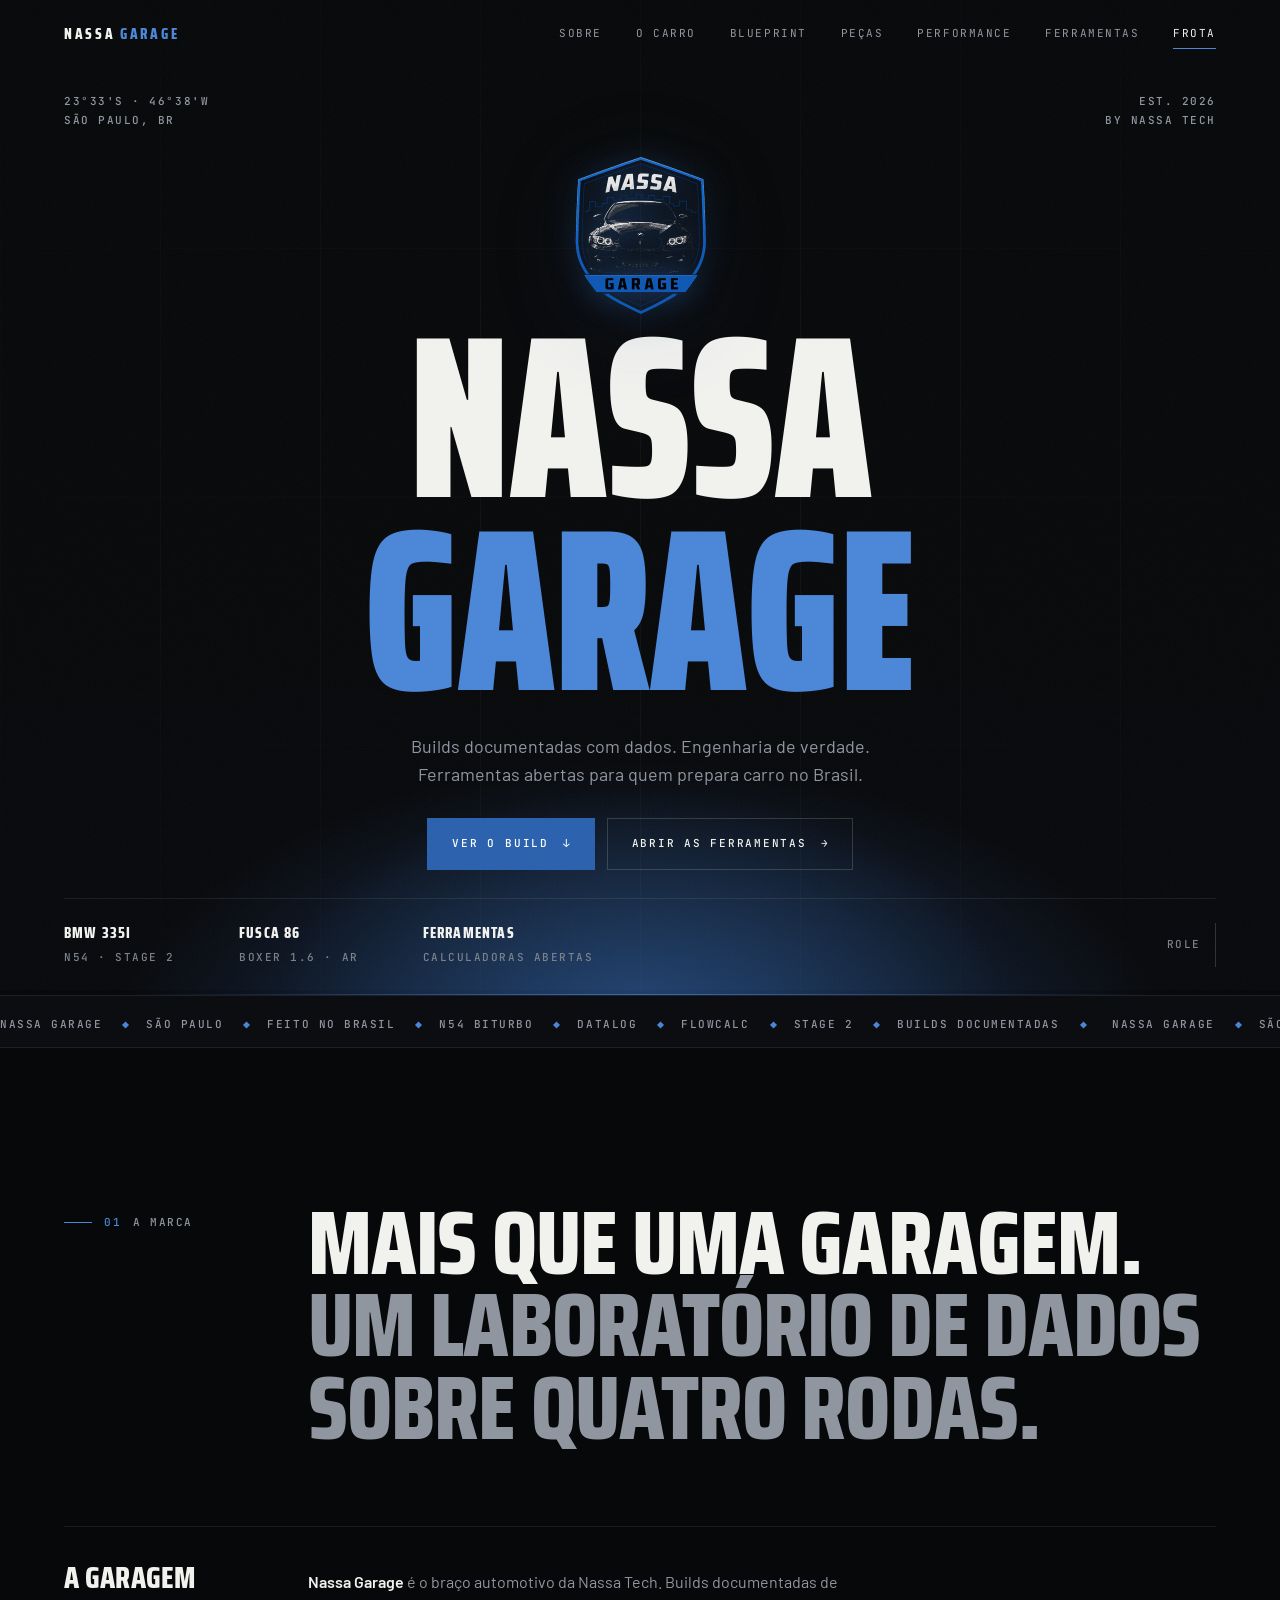
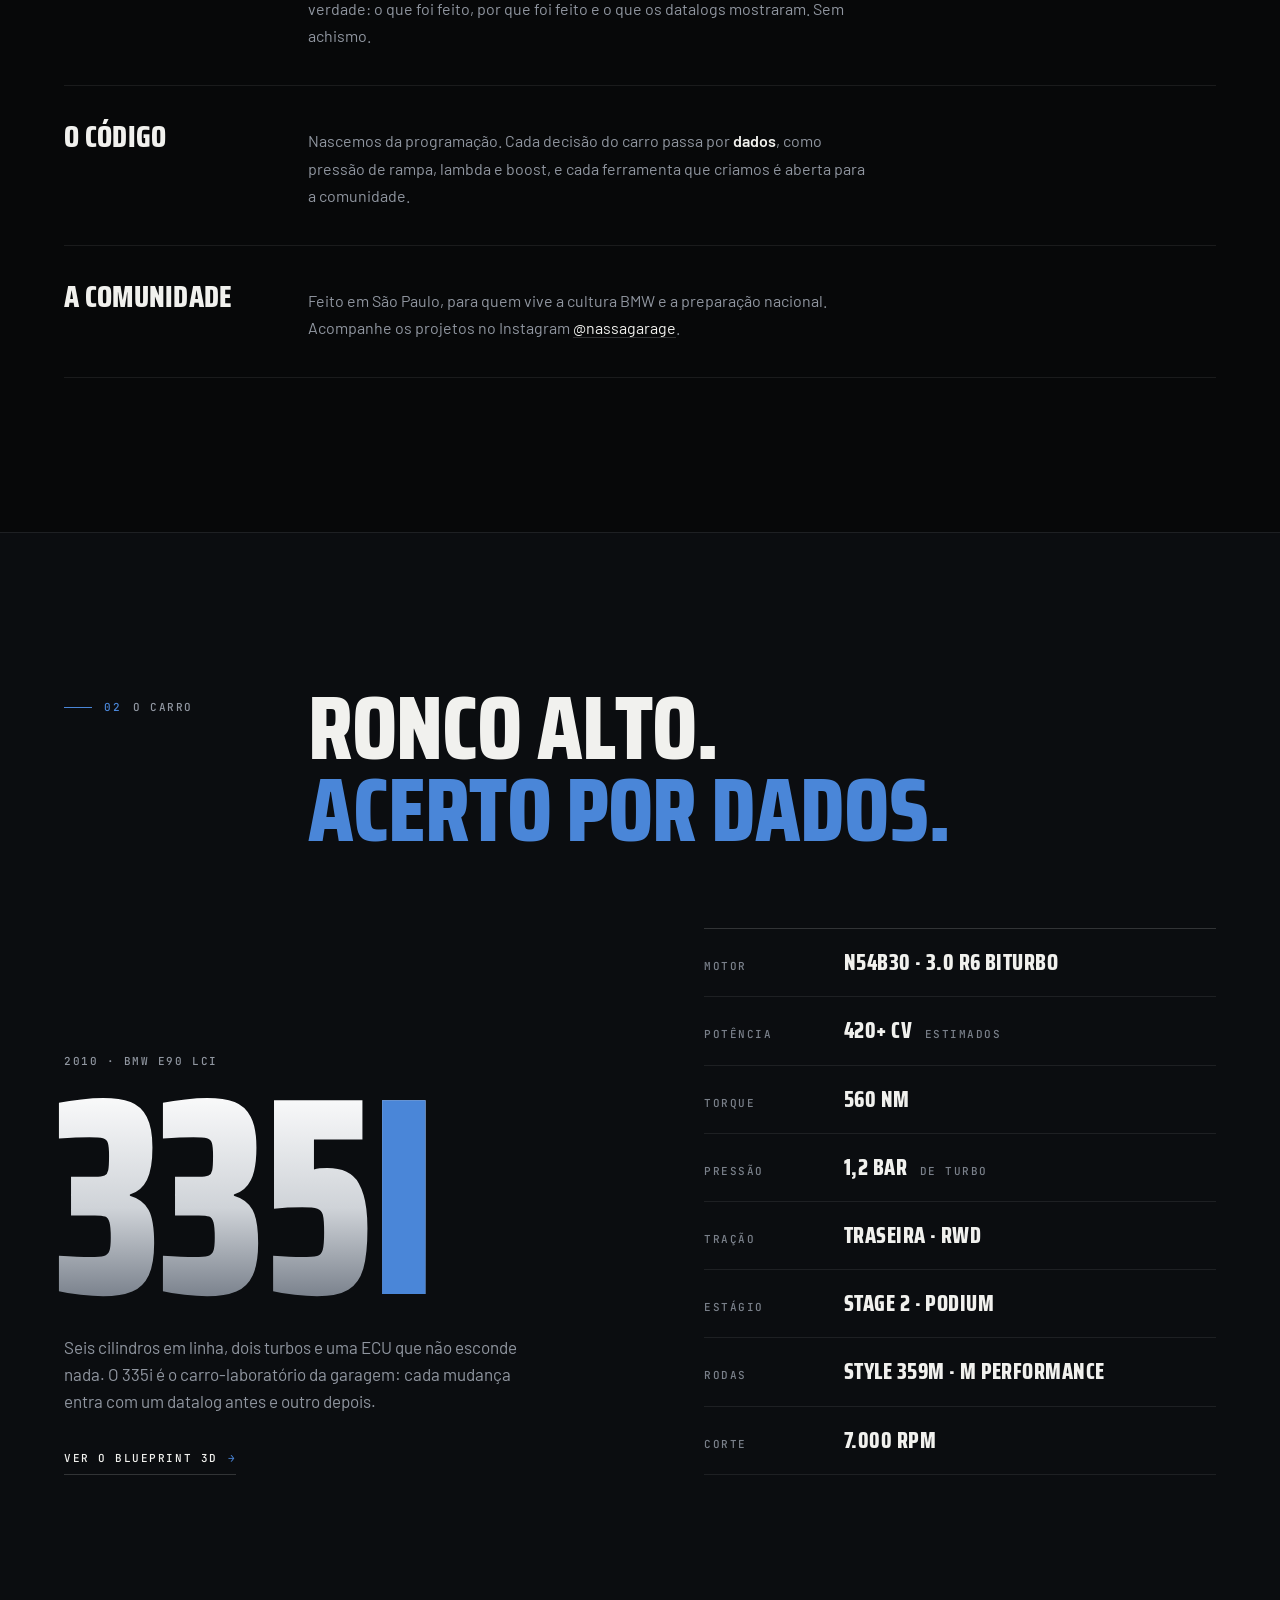
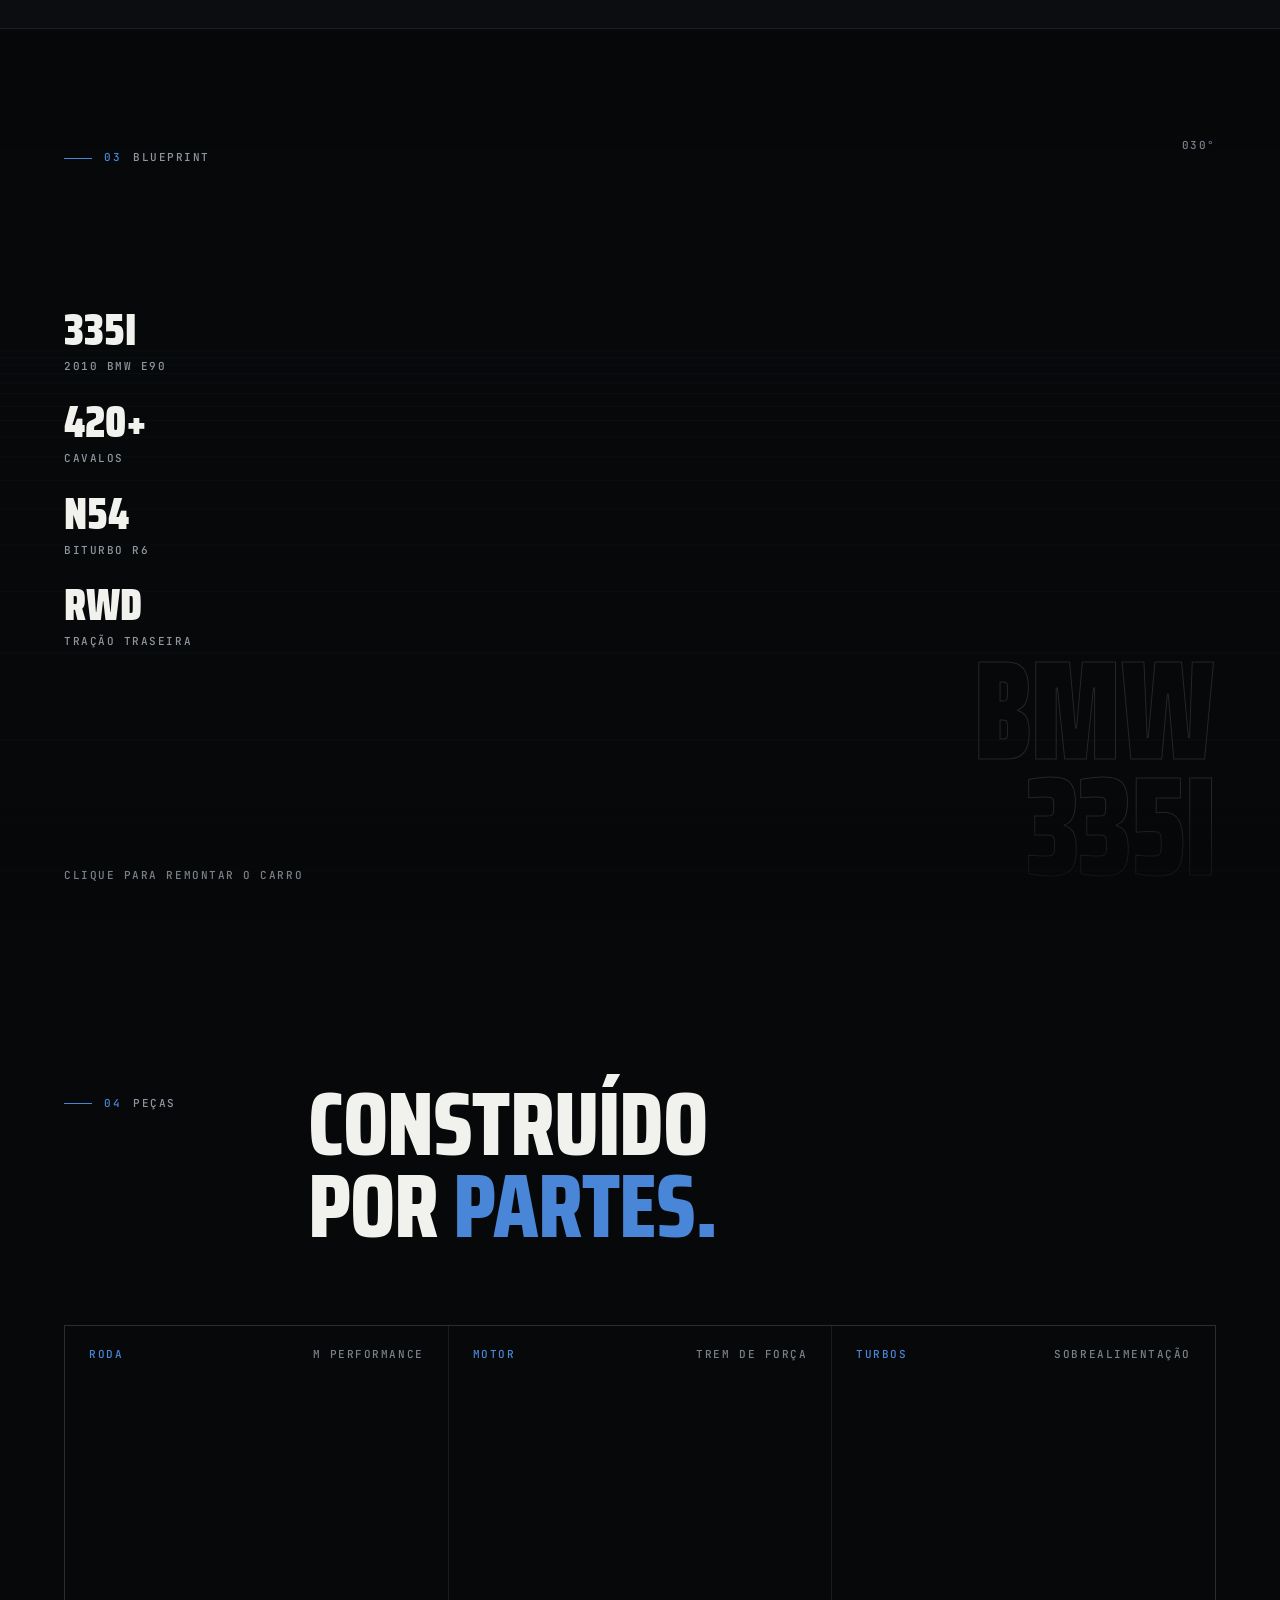
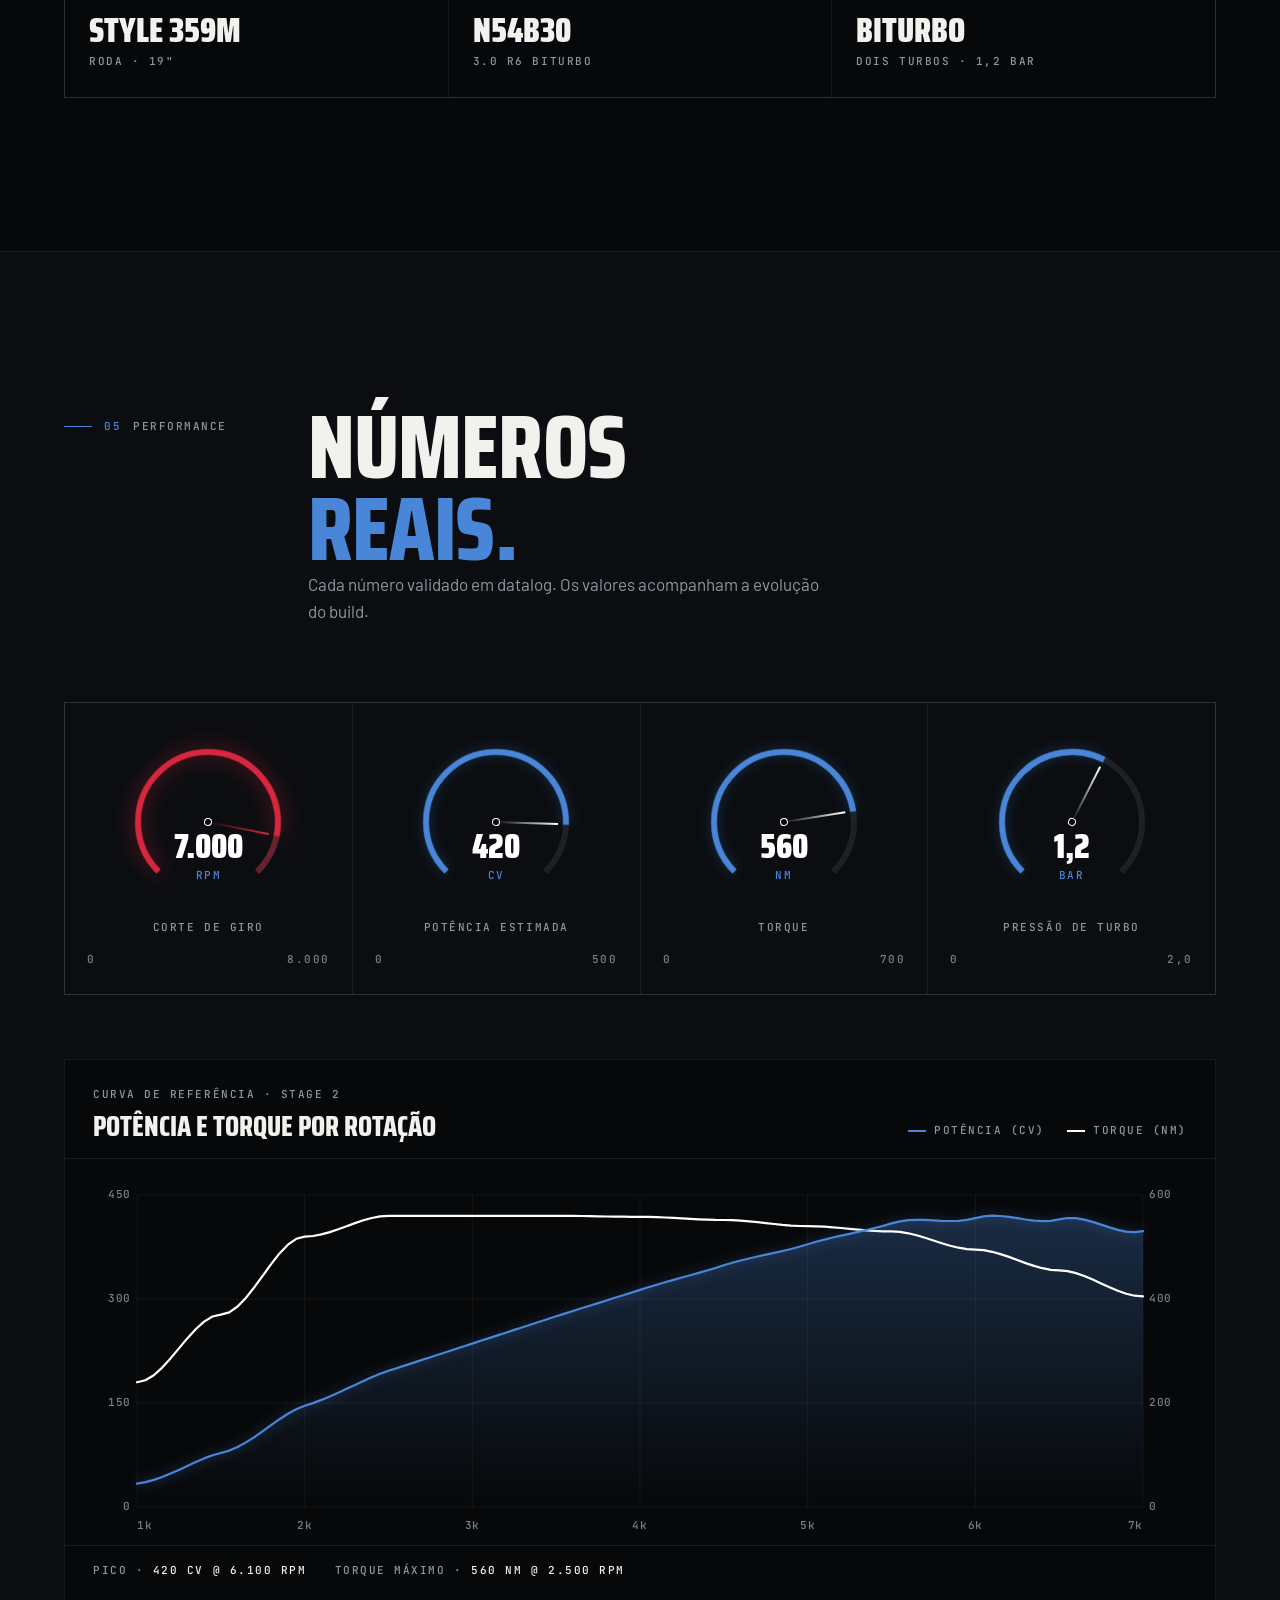
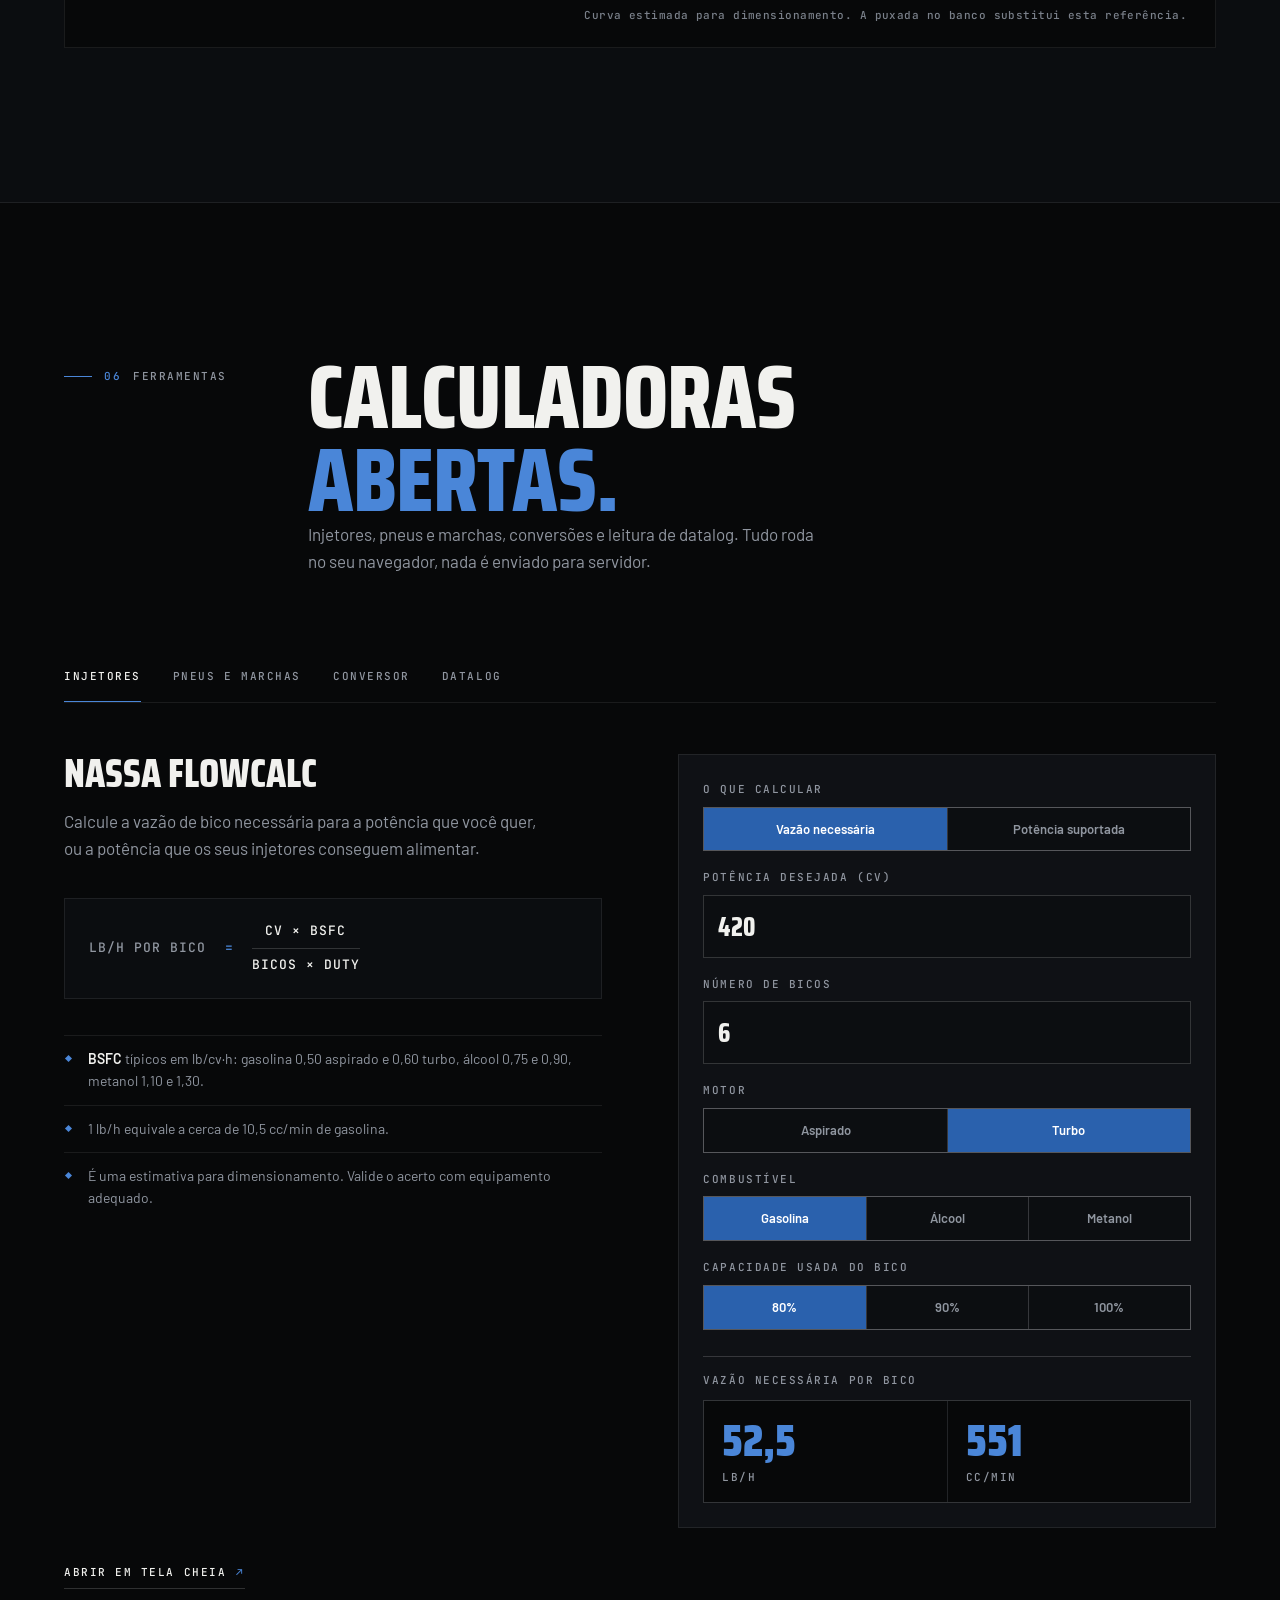
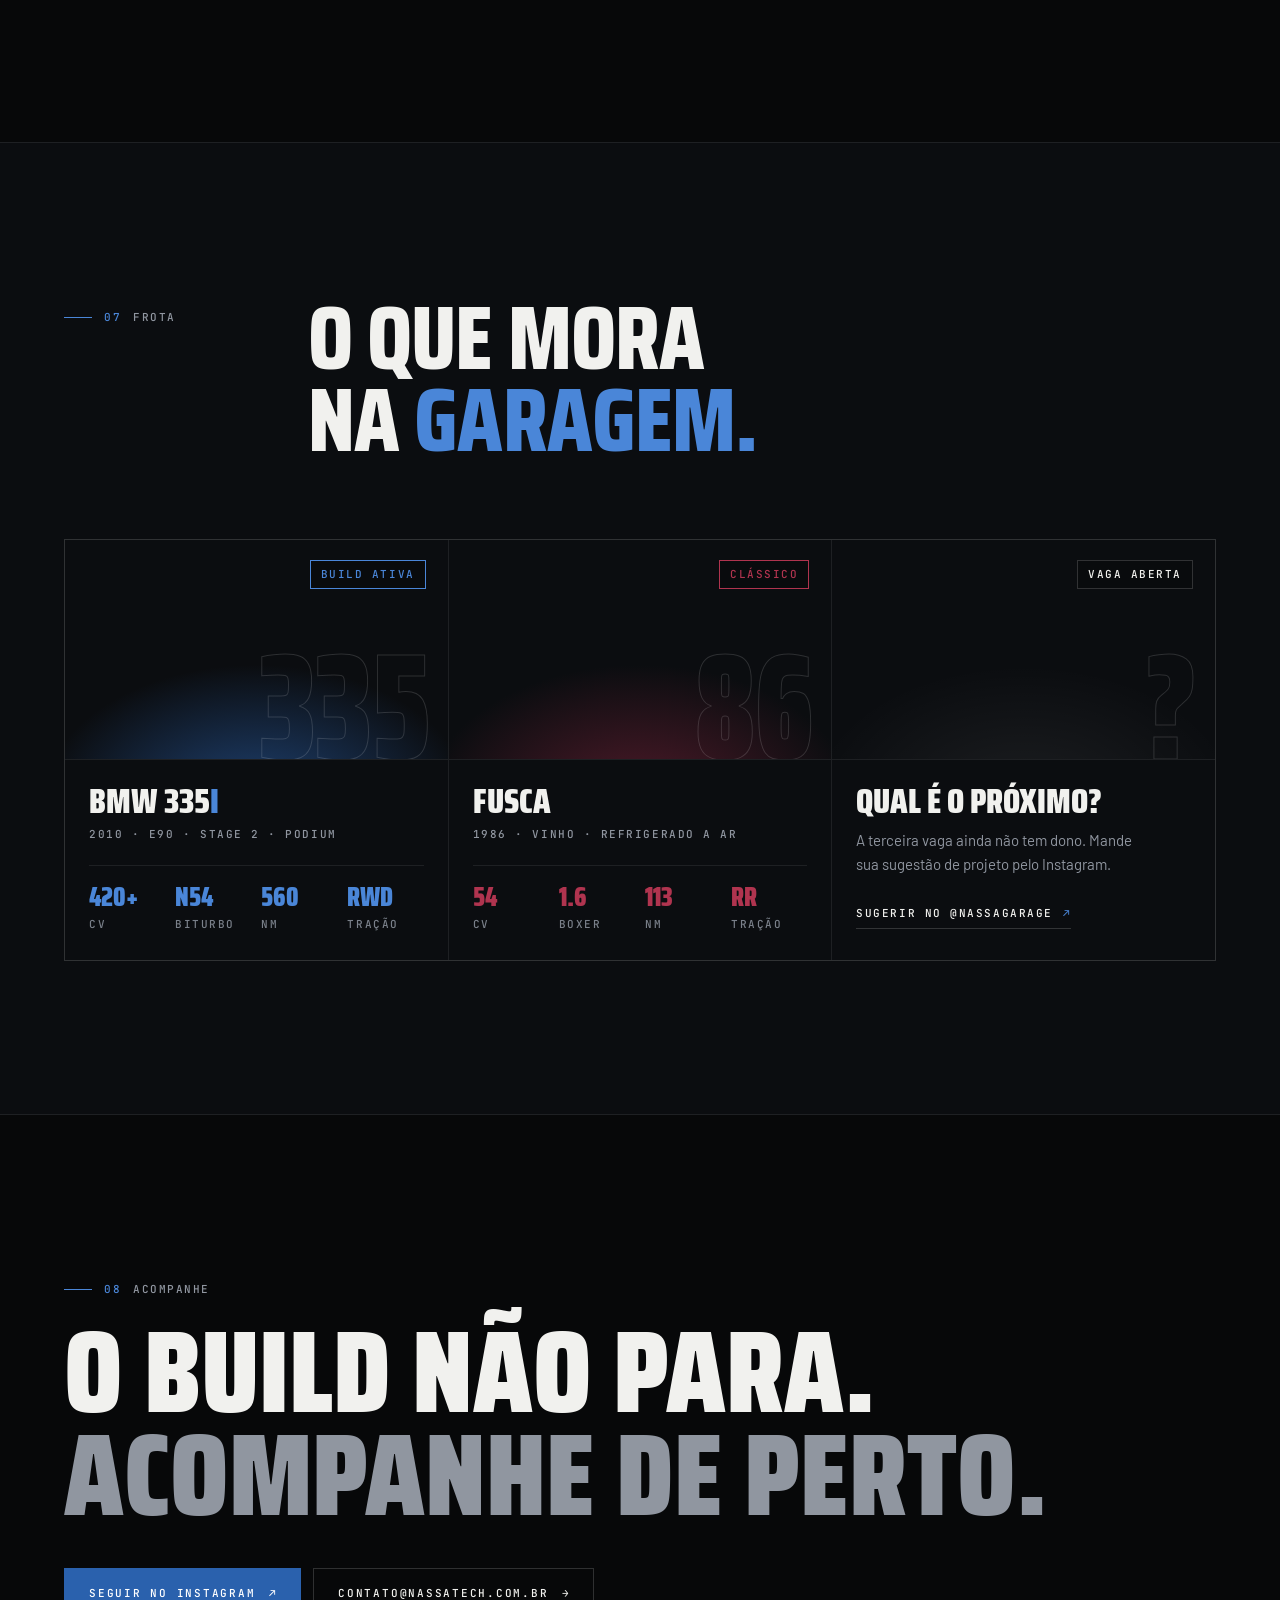
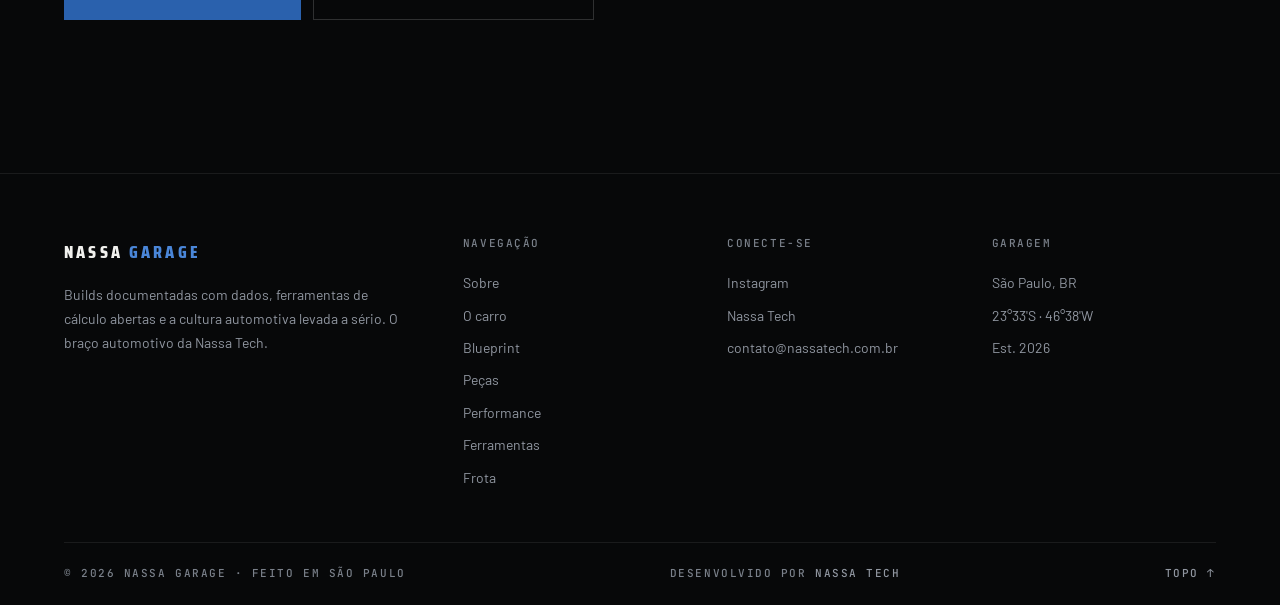
<file: index.html>
<!DOCTYPE html>
<html lang="pt-BR" class="no-js">
<head>
<meta charset="UTF-8">
<meta name="viewport" content="width=device-width, initial-scale=1.0, viewport-fit=cover">
<title>Nassa Garage — Builds, engenharia e código</title>
<meta name="description" content="Nassa Garage: builds documentadas com dados, ferramentas de cálculo abertas e um BMW 335i N54 Stage 2. Feito em São Paulo. O braço automotivo da Nassa Tech.">
<meta name="theme-color" content="#070809">
<link rel="canonical" href="https://gabrielnassa.github.io/nassagarage/">

<!-- Compartilhamento -->
<meta property="og:type" content="website">
<meta property="og:site_name" content="Nassa Garage">
<meta property="og:title" content="Nassa Garage — Builds, engenharia e código">
<meta property="og:description" content="Builds documentadas com dados, ferramentas de cálculo abertas e um BMW 335i N54 Stage 2. Feito em São Paulo.">
<meta property="og:url" content="https://gabrielnassa.github.io/nassagarage/">
<meta property="og:image" content="https://gabrielnassa.github.io/nassagarage/og.jpg">
<meta property="og:image:width" content="1200">
<meta property="og:image:height" content="630">
<meta property="og:image:alt" content="Nassa Garage — BMW 335i N54 Stage 2">
<meta property="og:locale" content="pt_BR">
<meta name="twitter:card" content="summary_large_image">
<meta name="twitter:image" content="https://gabrielnassa.github.io/nassagarage/og.jpg">

<link rel="icon" type="image/png" href="favicon.png">
<link rel="apple-touch-icon" href="apple-touch-icon.png">
<link rel="manifest" href="site.webmanifest">

<script type="application/ld+json">
{
  "@context": "https://schema.org",
  "@type": "Organization",
  "name": "Nassa Garage",
  "url": "https://gabrielnassa.github.io/nassagarage/",
  "logo": "https://gabrielnassa.github.io/nassagarage/icon-512.png",
  "sameAs": ["https://www.instagram.com/nassagarage"],
  "parentOrganization": { "@type": "Organization", "name": "Nassa Tech", "url": "https://nassatech.com.br" }
}
</script>

<!-- Antes de pintar: liga as animações só com JS, pula o preloader em
     visitas repetidas e garante que nada fique invisível se o JS falhar -->
<script>
  (function (d) {
    var h = d.documentElement;
    h.classList.remove('no-js'); h.classList.add('js');
    try { if (sessionStorage.getItem('ng-seen')) h.classList.add('seen'); } catch (e) {}
    setTimeout(function () { if (!window.__ngReady) { h.classList.remove('js'); h.classList.add('no-js'); } }, 4000);
  })(document);
</script>

<link rel="preconnect" href="https://fonts.googleapis.com">
<link rel="preconnect" href="https://fonts.gstatic.com" crossorigin>
<link href="https://fonts.googleapis.com/css2?family=Saira+Condensed:wght@800;900&family=Saira+Extra+Condensed:wght@900&family=Barlow:wght@400;600&family=JetBrains+Mono:wght@500&display=swap" rel="stylesheet">

<link rel="stylesheet" href="style.css?v=20261008">
</head>
<body>

<!-- Preloader (só na primeira visita da sessão) -->
<div id="loader" aria-hidden="true">
  <div class="l-mark">NASSA<span>GARAGE</span></div>
  <div class="l-bar"><i id="l-fill"></i></div>
  <div class="l-meta"><span>Carregando</span><span id="l-pct">00</span></div>
</div>

<a class="skip" href="#about">Pular para o conteúdo</a>

<nav id="nav" aria-label="Navegação principal">
  <div class="nav-inner">
    <a class="logo" href="#top" aria-label="Nassa Garage, início">NASSA<span>GARAGE</span></a>

    <div class="nav-links" id="navLinks">
      <a href="#about"><span class="n">01</span>Sobre</a>
      <a href="#machine"><span class="n">02</span>O carro</a>
      <a href="#blueprint"><span class="n">03</span>Blueprint</a>
      <a href="#components"><span class="n">04</span>Peças</a>
      <a href="#performance"><span class="n">05</span>Performance</a>
      <a href="#ferramentas"><span class="n">06</span>Ferramentas</a>
      <a href="#frota"><span class="n">07</span>Frota</a>
      <div class="nav-mobile-foot">
        <span>São Paulo, BR</span>
        <a href="https://www.instagram.com/nassagarage" target="_blank" rel="noopener">Instagram ↗</a>
      </div>
    </div>

    <button id="hamb" aria-label="Abrir menu" aria-expanded="false" aria-controls="navLinks">
      <span></span><span></span>
    </button>
  </div>
</nav>

<header class="hero" id="top">
  <div class="hero-bg" aria-hidden="true"></div>

  <div class="wrap hero-grid">
    <div class="hero-meta stage" style="--d:.05s">
      <span class="mono">23°33'S · 46°38'W<br>São Paulo, BR</span>
      <span class="mono ta-r">Est. 2026<br>by Nassa Tech</span>
    </div>

    <div class="hero-center">
      <div class="hero-badge stage" style="--d:.15s">
        <img src="logo.png" alt="Emblema Nassa Garage com a BMW E90" width="264" height="313" fetchpriority="high">
      </div>

      <h1 class="hero-title" aria-label="Nassa Garage">
        <span class="line"><span class="stage-line" style="--d:.25s">Nassa</span></span>
        <span class="line"><span class="stage-line blue" style="--d:.35s">Garage</span></span>
      </h1>

      <p class="hero-lead stage" style="--d:.55s">
        Builds documentadas com dados. Engenharia de verdade.<br class="br-d">
        Ferramentas abertas para quem prepara carro no Brasil.
      </p>

      <div class="hero-cta stage" style="--d:.65s">
        <a class="btn" href="#machine">Ver o build<i aria-hidden="true">↓</i></a>
        <a class="btn ghost" href="#ferramentas">Abrir as ferramentas<i aria-hidden="true">→</i></a>
      </div>
    </div>

    <div class="hero-foot stage" style="--d:.8s">
      <ul class="hero-chips mono">
        <li><b>BMW 335i</b><span>N54 · Stage 2</span></li>
        <li><b>Fusca 86</b><span>Boxer 1.6 · Ar</span></li>
        <li><b>Ferramentas</b><span>Calculadoras abertas</span></li>
      </ul>
      <div class="scroll-cue mono" aria-hidden="true"><span>Role</span><i></i></div>
    </div>
  </div>
</header>

<main id="main">

<div class="ticker" aria-hidden="true">
  <div class="ticker-track mono">
    <span>Nassa Garage</span><span>São Paulo</span><span>Feito no Brasil</span><span>N54 biturbo</span><span>Datalog</span><span>FlowCalc</span><span>Stage 2</span><span>Builds documentadas</span>
    <span>Nassa Garage</span><span>São Paulo</span><span>Feito no Brasil</span><span>N54 biturbo</span><span>Datalog</span><span>FlowCalc</span><span>Stage 2</span><span>Builds documentadas</span>
  </div>
</div>

<!-- 01 — SOBRE -->
<section id="about" aria-labelledby="about-title">
  <div class="wrap">
    <div class="sec-head">
      <span class="kicker mono"><b>01</b>A marca</span>
      <h2 class="sec-title reveal" id="about-title">Mais que uma garagem.<br><span class="dim">Um laboratório de dados<br>sobre quatro rodas.</span></h2>
    </div>

    <div class="blocks">
      <article class="block reveal" style="--i:0">
        <h3>A garagem</h3>
        <p><b>Nassa Garage</b> é o braço automotivo da Nassa Tech. Builds documentadas de verdade: o que foi feito, por que foi feito e o que os datalogs mostraram. Sem achismo.</p>
      </article>
      <article class="block reveal" style="--i:1">
        <h3>O código</h3>
        <p>Nascemos da programação. Cada decisão do carro passa por <b>dados</b>, como pressão de rampa, lambda e boost, e cada ferramenta que criamos é aberta para a comunidade.</p>
      </article>
      <article class="block reveal" style="--i:2">
        <h3>A comunidade</h3>
        <p>Feito em São Paulo, para quem vive a cultura BMW e a preparação nacional. Acompanhe os projetos no Instagram <a href="https://www.instagram.com/nassagarage" target="_blank" rel="noopener">@nassagarage</a>.</p>
      </article>
    </div>
  </div>
</section>

<!-- 02 — O CARRO -->
<section id="machine" class="machine" aria-labelledby="machine-title">
  <div class="wrap">
    <div class="sec-head">
      <span class="kicker mono"><b>02</b>O carro</span>
      <h2 class="sec-title reveal" id="machine-title">Ronco alto.<br><span class="blue">Acerto por dados.</span></h2>
    </div>

    <div class="machine-grid">
      <div class="machine-hero reveal">
        <span class="mono label"><span data-k="carro.ano">2010</span> · BMW <span data-k="carro.chassi">E90 LCI</span></span>
        <div class="machine-name" aria-label="335i">335<span>i</span></div>
        <p class="machine-copy">
          Seis cilindros em linha, dois turbos e uma ECU que não esconde nada.
          O 335i é o carro-laboratório da garagem: cada mudança entra com um datalog antes e outro depois.
        </p>
        <a class="link-arrow mono" href="#blueprint">Ver o blueprint 3D<i aria-hidden="true">→</i></a>
      </div>

      <dl class="spec reveal" style="--i:1" aria-label="Ficha técnica do BMW 335i">
        <div class="spec-row"><dt class="mono">Motor</dt><dd><span data-k="carro.motor">N54B30</span> · <span data-k="carro.motorDesc">3.0 R6 biturbo</span></dd></div>
        <div class="spec-row"><dt class="mono">Potência</dt><dd><span class="cnt" data-k="carro.potenciaCv" data-suffix="+">420+</span> cv <small>estimados</small></dd></div>
        <div class="spec-row"><dt class="mono">Torque</dt><dd><span class="cnt" data-k="carro.torqueNm">560</span> Nm</dd></div>
        <div class="spec-row"><dt class="mono">Pressão</dt><dd><span data-k="carro.boostBar" data-dec="1">1,2</span> bar <small>de turbo</small></dd></div>
        <div class="spec-row"><dt class="mono">Tração</dt><dd data-k="carro.tracao">Traseira · RWD</dd></div>
        <div class="spec-row"><dt class="mono">Estágio</dt><dd data-k="carro.estagio">Stage 2 · Podium</dd></div>
        <div class="spec-row"><dt class="mono">Rodas</dt><dd data-k="carro.rodas">Style 359M · M Performance</dd></div>
        <div class="spec-row"><dt class="mono">Corte</dt><dd><span class="cnt" data-k="carro.corteRpm" data-locale="1">7.000</span> rpm</dd></div>
      </dl>
    </div>

    <!-- Aparece sozinho quando data.js tiver itens em "log" -->
    <div class="buildlog" id="buildlog" hidden>
      <div class="sub-head">
        <span class="mono label">Diário do build</span>
        <h3>Cada mudança, com data e resultado</h3>
      </div>
      <ol class="bl-list" id="bl-list"></ol>
    </div>

    <!-- Aparece sozinho quando data.js tiver itens em "pecas" -->
    <div class="parts" id="parts" hidden>
      <div class="sub-head">
        <span class="mono label">Lista de peças</span>
        <h3>O que está instalado</h3>
      </div>
      <div class="parts-grid" id="parts-grid"></div>
    </div>
  </div>
</section>

<!-- 03 — BLUEPRINT 3D -->
<section id="blueprint" class="wf-section" aria-label="BMW 335i em wireframe 3D">
  <div class="wf-stage" id="wireframe">
    <canvas id="wf-canvas" aria-hidden="true"></canvas>

    <span class="kicker mono wf-kicker"><b>03</b>Blueprint</span>
    <span class="mono wf-deg" id="wf-deg" aria-hidden="true">000°</span>

    <div class="wf-stats">
      <div class="wf-stat"><b>335i</b><i class="mono"><span data-k="carro.ano">2010</span> BMW E90</i></div>
      <div class="wf-stat"><b><span data-k="carro.potenciaCv">420</span>+</b><i class="mono">Cavalos</i></div>
      <div class="wf-stat"><b>N54</b><i class="mono">Biturbo R6</i></div>
      <div class="wf-stat"><b>RWD</b><i class="mono">Tração traseira</i></div>
    </div>

    <span class="mono wf-load" id="wf-load" aria-live="polite"></span>
    <span class="mono wf-hint" aria-hidden="true">Clique para remontar o carro</span>
    <div class="wf-ghost" aria-hidden="true">BMW<br>335i</div>
  </div>
</section>

<!-- 04 — PEÇAS -->
<section id="components" aria-labelledby="comp-title">
  <div class="wrap">
    <div class="sec-head">
      <span class="kicker mono"><b>04</b>Peças</span>
      <h2 class="sec-title reveal" id="comp-title">Construído<br>por <span class="blue">partes.</span></h2>
    </div>

    <div class="comps">
      <article class="comp reveal" style="--i:0">
        <div class="comp-top mono"><span>Roda</span><span>M Performance</span></div>
        <canvas class="comp-3d" data-part="wheel" aria-hidden="true"></canvas>
        <div class="comp-info">
          <h3>Style 359M</h3>
          <span class="mono">Roda · 19"</span>
        </div>
      </article>
      <article class="comp reveal" style="--i:1">
        <div class="comp-top mono"><span>Motor</span><span>Trem de força</span></div>
        <canvas class="comp-3d" data-part="engine" aria-hidden="true"></canvas>
        <div class="comp-info">
          <h3>N54B30</h3>
          <span class="mono">3.0 R6 biturbo</span>
        </div>
      </article>
      <article class="comp reveal" style="--i:2">
        <div class="comp-top mono"><span>Turbos</span><span>Sobrealimentação</span></div>
        <canvas class="comp-3d" data-part="turbo" aria-hidden="true"></canvas>
        <div class="comp-info">
          <h3>Biturbo</h3>
          <span class="mono">Dois turbos · <span data-k="carro.boostBar" data-dec="1">1,2</span> bar</span>
        </div>
      </article>
    </div>
  </div>
</section>

<!-- 05 — PERFORMANCE -->
<section id="performance" class="perf" aria-labelledby="perf-title">
  <div class="wrap">
    <div class="sec-head">
      <span class="kicker mono"><b>05</b>Performance</span>
      <h2 class="sec-title reveal" id="perf-title">Números<br><span class="blue">reais.</span></h2>
      <p class="lead reveal">Cada número validado em datalog. Os valores acompanham a evolução do build.</p>
    </div>

    <div class="gauges">
      <!-- Conta-giros: única escala com faixa vermelha, como no painel -->
      <div class="gauge-card reveal" style="--i:0" data-k="carro.corteRpm" data-value="7000" data-max="8000" data-redline="7000" data-locale="1">
        <div class="gauge-wrap">
          <svg class="dial" viewBox="0 0 170 170" aria-hidden="true">
            <circle class="track" cx="85" cy="85" r="70" stroke-dasharray="329.9 439.8"/>
            <circle class="zone" cx="85" cy="85" r="70" stroke-dasharray="41.24 439.8" stroke-dashoffset="-288.66"/>
            <circle class="fill" cx="85" cy="85" r="70" stroke-dasharray="0 439.8"/>
          </svg>
          <div class="needle"></div>
          <div class="gauge-center"><div class="val">7.000</div><div class="unit mono">rpm</div></div>
        </div>
        <div class="label mono">Corte de giro</div>
        <div class="scale mono"><span>0</span><span>8.000</span></div>
      </div>

      <div class="gauge-card reveal" style="--i:1" data-k="carro.potenciaCv" data-value="420" data-max="500">
        <div class="gauge-wrap">
          <svg class="dial" viewBox="0 0 170 170" aria-hidden="true">
            <circle class="track" cx="85" cy="85" r="70" stroke-dasharray="329.9 439.8"/>
            <circle class="fill" cx="85" cy="85" r="70" stroke-dasharray="0 439.8"/>
          </svg>
          <div class="needle"></div>
          <div class="gauge-center"><div class="val">420</div><div class="unit mono">cv</div></div>
        </div>
        <div class="label mono">Potência estimada</div>
        <div class="scale mono"><span>0</span><span>500</span></div>
      </div>

      <div class="gauge-card reveal" style="--i:2" data-k="carro.torqueNm" data-value="560" data-max="700">
        <div class="gauge-wrap">
          <svg class="dial" viewBox="0 0 170 170" aria-hidden="true">
            <circle class="track" cx="85" cy="85" r="70" stroke-dasharray="329.9 439.8"/>
            <circle class="fill" cx="85" cy="85" r="70" stroke-dasharray="0 439.8"/>
          </svg>
          <div class="needle"></div>
          <div class="gauge-center"><div class="val">560</div><div class="unit mono">Nm</div></div>
        </div>
        <div class="label mono">Torque</div>
        <div class="scale mono"><span>0</span><span>700</span></div>
      </div>

      <div class="gauge-card reveal" style="--i:3" data-k="carro.boostBar" data-value="1.2" data-max="2" data-decimals="1">
        <div class="gauge-wrap">
          <svg class="dial" viewBox="0 0 170 170" aria-hidden="true">
            <circle class="track" cx="85" cy="85" r="70" stroke-dasharray="329.9 439.8"/>
            <circle class="fill" cx="85" cy="85" r="70" stroke-dasharray="0 439.8"/>
          </svg>
          <div class="needle"></div>
          <div class="gauge-center"><div class="val">1,2</div><div class="unit mono">bar</div></div>
        </div>
        <div class="label mono">Pressão de turbo</div>
        <div class="scale mono"><span>0</span><span>2,0</span></div>
      </div>
    </div>

    <!-- Curva de dinamômetro -->
    <div class="dyno reveal" id="dyno">
      <div class="dyno-head">
        <div>
          <span class="mono label" id="dyno-src">Curva de referência · Stage 2</span>
          <h3>Potência e torque por rotação</h3>
        </div>
        <div class="dyno-legend mono">
          <span><i class="sw sw-p"></i>Potência (cv)</span>
          <span><i class="sw sw-t"></i>Torque (Nm)</span>
        </div>
      </div>
      <div class="dyno-chart">
        <svg id="dyno-svg" role="img" aria-label="Gráfico de potência e torque do BMW 335i entre 1.000 e 7.000 rpm"></svg>
        <div class="dyno-readout mono" id="dyno-readout" aria-hidden="true">
          <b id="dr-rpm">—</b><span id="dr-p">—</span><span id="dr-t">—</span>
        </div>
      </div>
      <div class="dyno-foot mono">
        <span>Pico · <b id="dyno-peak-p">420 cv @ 6.000 rpm</b></span>
        <span>Torque máximo · <b id="dyno-peak-t">560 Nm @ 2.500 rpm</b></span>
        <span class="dim" id="dyno-note">Curva estimada para dimensionamento. A puxada no banco substitui esta referência.</span>
      </div>
    </div>
  </div>
</section>

<!-- 06 — FERRAMENTAS -->
<section id="ferramentas" class="tool" aria-labelledby="fc-title">
  <div class="wrap">
    <div class="sec-head">
      <span class="kicker mono"><b>06</b>Ferramentas</span>
      <h2 class="sec-title reveal" id="fc-title">Calculadoras<br><span class="blue">abertas.</span></h2>
      <p class="lead reveal">Injetores, pneus e marchas, conversões e leitura de datalog. Tudo roda no seu navegador, nada é enviado para servidor.</p>
    </div>

    <div class="tools" data-tools>
      <noscript><p class="tools-nojs">As ferramentas precisam de JavaScript ativado no navegador.</p></noscript>
    </div>
    <a class="link-arrow mono tools-full" href="flowcalc.html">Abrir em tela cheia<i aria-hidden="true">↗</i></a>
  </div>
</section>

<!-- 07 — FROTA -->
<section id="frota" class="fleet-sec" aria-labelledby="fleet-title">
  <div class="wrap">
    <div class="sec-head">
      <span class="kicker mono"><b>07</b>Frota</span>
      <h2 class="sec-title reveal" id="fleet-title">O que mora<br>na <span class="blue">garagem.</span></h2>
    </div>

    <div class="fleet">
      <article class="car reveal" style="--i:0">
        <div class="car-cover c-blue">
          <span class="car-badge mono">Build ativa</span>
          <span class="car-ghost" aria-hidden="true">335</span>
        </div>
        <div class="car-body">
          <h3>BMW 335<span class="blue">i</span></h3>
          <p class="car-spec mono">2010 · E90 · Stage 2 · Podium</p>
          <div class="car-stats">
            <div><b><span data-k="carro.potenciaCv">420</span>+</b><i class="mono">cv</i></div>
            <div><b>N54</b><i class="mono">biturbo</i></div>
            <div><b data-k="carro.torqueNm">560</b><i class="mono">Nm</i></div>
            <div><b>RWD</b><i class="mono">tração</i></div>
          </div>
        </div>
      </article>

      <article class="car reveal" style="--i:1">
        <div class="car-cover c-wine">
          <span class="car-badge mono">Clássico</span>
          <span class="car-ghost" aria-hidden="true">86</span>
        </div>
        <div class="car-body">
          <h3>Fusca</h3>
          <p class="car-spec mono">1986 · Vinho · Refrigerado a ar</p>
          <div class="car-stats">
            <div><b>54</b><i class="mono">cv</i></div>
            <div><b>1.6</b><i class="mono">boxer</i></div>
            <div><b>113</b><i class="mono">Nm</i></div>
            <div><b>RR</b><i class="mono">tração</i></div>
          </div>
        </div>
      </article>

      <a class="car car-next reveal" style="--i:2" href="https://www.instagram.com/nassagarage" target="_blank" rel="noopener">
        <div class="car-cover c-soon">
          <span class="car-badge mono">Vaga aberta</span>
          <span class="car-ghost" aria-hidden="true">?</span>
        </div>
        <div class="car-body">
          <h3>Qual é o próximo?</h3>
          <p class="car-next-copy">A terceira vaga ainda não tem dono. Mande sua sugestão de projeto pelo Instagram.</p>
          <span class="link-arrow mono">Sugerir no @nassagarage<i aria-hidden="true">↗</i></span>
        </div>
      </a>
    </div>
  </div>
</section>

<!-- 08 — ACOMPANHE -->
<section class="cta" aria-labelledby="cta-title">
  <div class="wrap">
    <span class="kicker mono"><b>08</b>Acompanhe</span>
    <h2 class="cta-title reveal" id="cta-title">O build não para.<br><span class="dim">Acompanhe de perto.</span></h2>
    <div class="cta-row reveal" style="--i:1">
      <a class="btn" href="https://www.instagram.com/nassagarage" target="_blank" rel="noopener">Seguir no Instagram<i aria-hidden="true">↗</i></a>
      <a class="btn ghost" href="mailto:contato@nassatech.com.br">contato@nassatech.com.br<i aria-hidden="true">→</i></a>
    </div>
  </div>
</section>

</main>

<footer>
  <div class="wrap">
    <div class="foot-grid">
      <div class="foot-brand">
        <div class="logo">NASSA<span>GARAGE</span></div>
        <p>Builds documentadas com dados, ferramentas de cálculo abertas e a cultura automotiva levada a sério. O braço automotivo da Nassa Tech.</p>
      </div>
      <div class="foot-col">
        <h4 class="mono">Navegação</h4>
        <a href="#about">Sobre</a>
        <a href="#machine">O carro</a>
        <a href="#blueprint">Blueprint</a>
        <a href="#components">Peças</a>
        <a href="#performance">Performance</a>
        <a href="#ferramentas">Ferramentas</a>
        <a href="#frota">Frota</a>
      </div>
      <div class="foot-col">
        <h4 class="mono">Conecte-se</h4>
        <a href="https://www.instagram.com/nassagarage" target="_blank" rel="noopener">Instagram</a>
        <a href="https://nassatech.com.br" target="_blank" rel="noopener">Nassa Tech</a>
        <a href="mailto:contato@nassatech.com.br">contato@nassatech.com.br</a>
      </div>
      <div class="foot-col">
        <h4 class="mono">Garagem</h4>
        <span class="foot-line">São Paulo, BR</span>
        <span class="foot-line">23°33'S · 46°38'W</span>
        <span class="foot-line">Est. 2026</span>
      </div>
    </div>
    <div class="foot-bottom mono">
      <span>© 2026 Nassa Garage · Feito em São Paulo</span>
      <span>Desenvolvido por <a href="https://nassatech.com.br">Nassa Tech</a></span>
      <a class="foot-top" href="#top">Topo <i aria-hidden="true">↑</i></a>
    </div>
  </div>
</footer>

<script src="data.js?v=20261008"></script>
<script src="tools.js?v=20261008"></script>
<script src="main.js?v=20261008"></script>

</body>
</html>
</file>
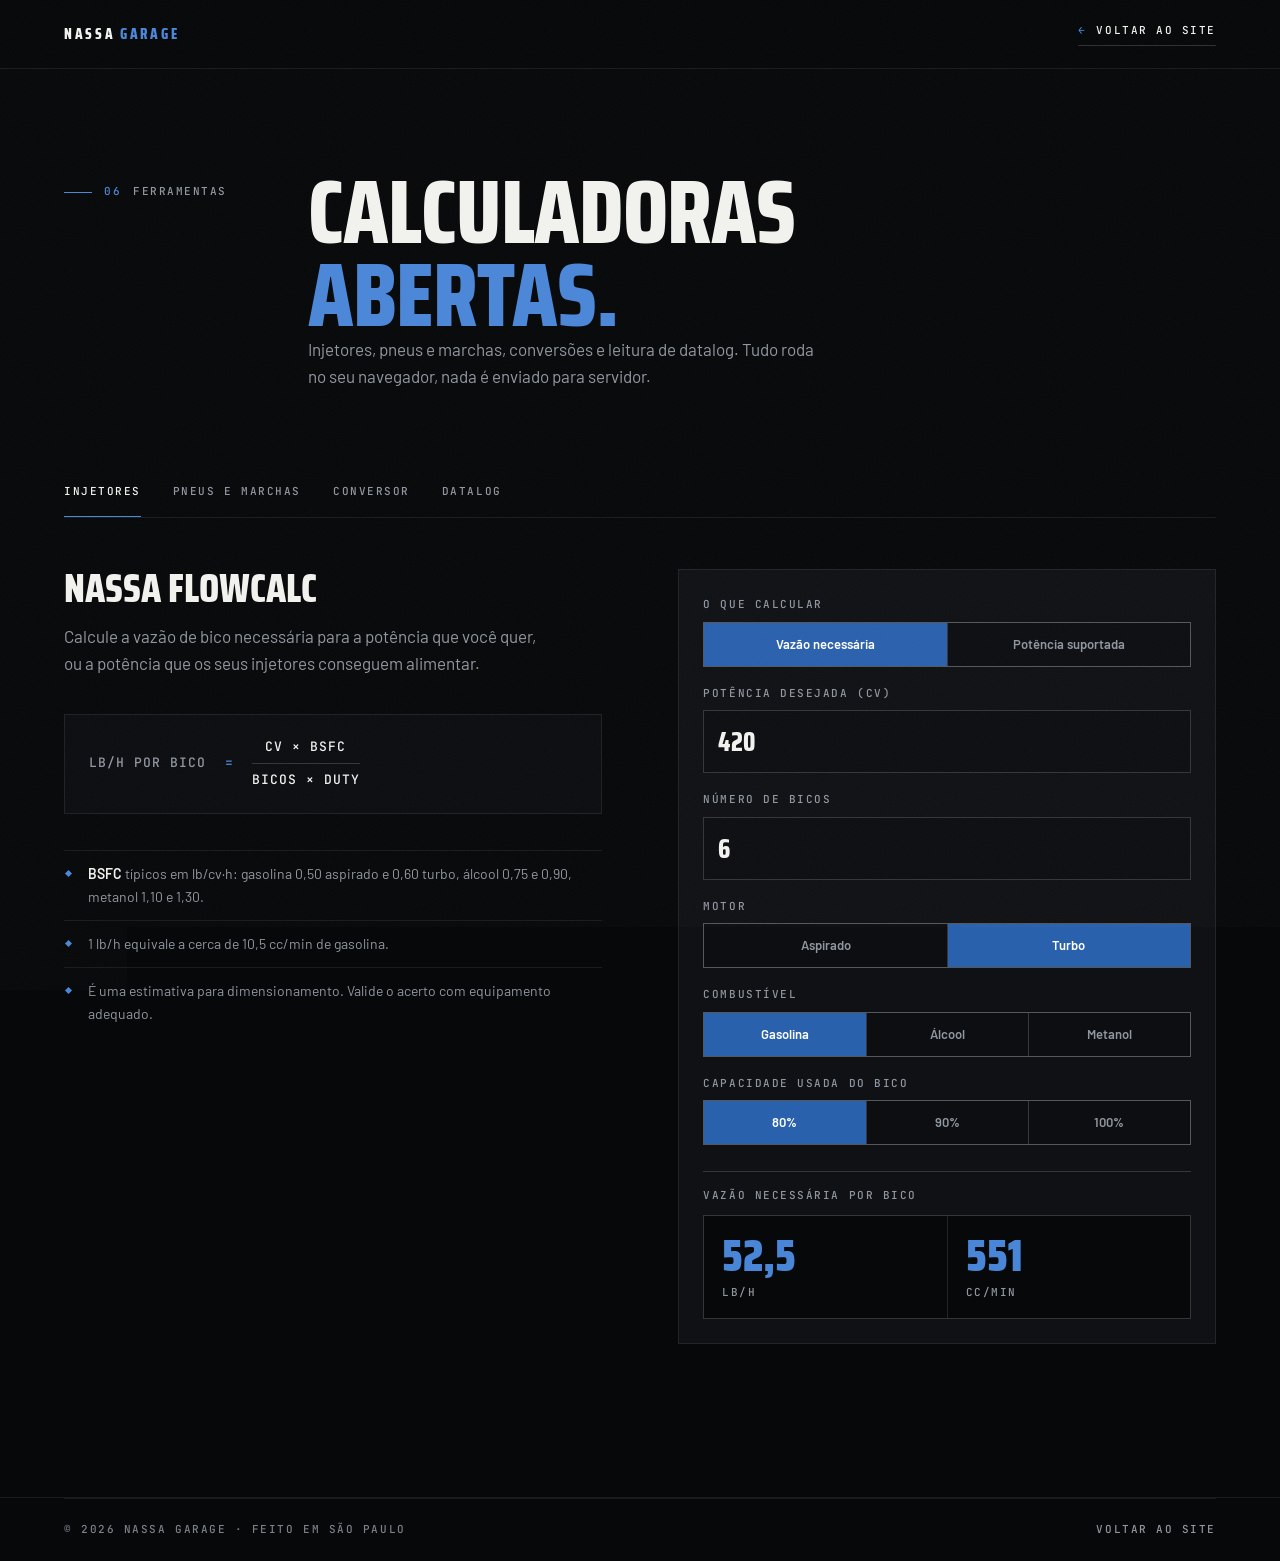
<file: flowcalc.html>
<!DOCTYPE html>
<html lang="pt-BR" class="no-js">
<head>
<meta charset="UTF-8">
<meta name="viewport" content="width=device-width, initial-scale=1.0, viewport-fit=cover">
<title>Ferramentas — Nassa Garage</title>
<meta name="description" content="Calculadoras abertas da Nassa Garage: vazão de injetores, pneus e marchas, conversor de unidades e leitor de datalog. Tudo roda no navegador.">
<meta name="theme-color" content="#070809">
<link rel="canonical" href="https://gabrielnassa.github.io/nassagarage/flowcalc.html">
<meta property="og:type" content="website">
<meta property="og:site_name" content="Nassa Garage">
<meta property="og:title" content="Ferramentas — Nassa Garage">
<meta property="og:description" content="Injetores, pneus e marchas, conversões e leitor de datalog. Grátis e sem cadastro.">
<meta property="og:url" content="https://gabrielnassa.github.io/nassagarage/flowcalc.html">
<meta property="og:image" content="https://gabrielnassa.github.io/nassagarage/og.jpg">
<meta property="og:locale" content="pt_BR">
<meta name="twitter:card" content="summary_large_image">
<link rel="icon" type="image/png" href="favicon.png">
<link rel="apple-touch-icon" href="apple-touch-icon.png">
<link rel="manifest" href="site.webmanifest">
<script>document.documentElement.className = 'js';</script>
<link rel="preconnect" href="https://fonts.googleapis.com">
<link rel="preconnect" href="https://fonts.gstatic.com" crossorigin>
<link href="https://fonts.googleapis.com/css2?family=Saira+Condensed:wght@800;900&family=Barlow:wght@400;600&family=JetBrains+Mono:wght@500&display=swap" rel="stylesheet">
<link rel="stylesheet" href="style.css?v=20261008">
</head>
<body class="page-tools">

<nav class="solid" aria-label="Navegação">
  <div class="nav-inner">
    <a class="logo" href="index.html">NASSA<span>GARAGE</span></a>
    <a class="link-arrow mono" href="index.html#ferramentas"><i aria-hidden="true">←</i>Voltar ao site</a>
  </div>
</nav>

<main id="main">
  <section class="tool" aria-labelledby="tools-title">
    <div class="wrap">
      <div class="sec-head">
        <span class="kicker mono"><b>06</b>Ferramentas</span>
        <h1 class="sec-title" id="tools-title">Calculadoras<br><span class="blue">abertas.</span></h1>
        <p class="lead">Injetores, pneus e marchas, conversões e leitura de datalog. Tudo roda no seu navegador, nada é enviado para servidor.</p>
      </div>
      <div class="tools" data-tools>
        <noscript><p class="tools-nojs">As ferramentas precisam de JavaScript ativado no navegador.</p></noscript>
      </div>
    </div>
  </section>
</main>

<footer>
  <div class="wrap">
    <div class="foot-bottom mono">
      <span>© 2026 Nassa Garage · Feito em São Paulo</span>
      <a href="index.html">Voltar ao site</a>
    </div>
  </div>
</footer>

<script src="data.js?v=20261008"></script>
<script src="tools.js?v=20261008"></script>
</body>
</html>
</file>
<file: style.css>
/* NASSA GARAGE — folha de estilos
   Direção: pôster de filme de motorsport. Preto profundo, azul Estoril
   como único acento, tipografia condensada gigante e dados em mono. */

/* ============================================================
   DESIGN TOKENS
============================================================ */
:root {
  --bg: #070809;
  --bg-2: #0b0d10;
  --panel: #0f1115;
  --panel-2: #13161b;
  --field: #0c0e11;
  --line: rgba(255,255,255,.08);
  --line-2: rgba(255,255,255,.16);
  --blue: #2A61AD;
  --blue-2: #4A86D8;     /* azul para texto sobre fundo escuro */
  --blue-dark: #1B4076;
  --blue-glow: rgba(42,97,173,.45);
  --wine: #722136;
  --wine-2: #B0344F;
  --red: #D7263D;
  --text: #F1F1EE;
  --muted: #9096A0;
  --faint: #7A808A;     /* contraste mínimo de 4,5:1 sobre todos os fundos */
  --amber: #E0A458;

  --font-display: 'Saira Condensed', 'Arial Narrow', sans-serif;
  --font-poster: 'Saira Extra Condensed', 'Saira Condensed', 'Arial Narrow', sans-serif;
  --font-body: 'Barlow', 'Helvetica Neue', Arial, sans-serif;
  --font-mono: 'JetBrains Mono', 'SF Mono', Menlo, Consolas, monospace;

  --gutter: clamp(20px, 5vw, 72px);
  --max: 1280px;
  --sec: clamp(96px, 12vw, 160px);
  --ease: cubic-bezier(.22,.7,.3,1);
  --ease-out: cubic-bezier(.16,1,.3,1);
}

/* ============================================================
   BASE
============================================================ */
*, *::before, *::after { box-sizing: border-box; margin: 0; padding: 0; }
html { scroll-behavior: smooth; -webkit-text-size-adjust: 100%; }
body {
  background: var(--bg); color: var(--text);
  font-family: var(--font-body); font-size: 16px; line-height: 1.6;
  overflow-x: hidden;
  -webkit-font-smoothing: antialiased; -moz-osx-font-smoothing: grayscale;
}
/* grão de filme por cima de tudo */
body::after {
  content: ""; position: fixed; inset: -10%; z-index: 1000; pointer-events: none;
  background-image: url("data:image/svg+xml,%3Csvg xmlns='http://www.w3.org/2000/svg' width='240' height='240'%3E%3Cfilter id='n'%3E%3CfeTurbulence type='fractalNoise' baseFrequency='.85' numOctaves='2' stitchTiles='stitch'/%3E%3CfeColorMatrix values='0 0 0 0 1 0 0 0 0 1 0 0 0 0 1 0 0 0 .5 0'/%3E%3C/filter%3E%3Crect width='100%25' height='100%25' filter='url(%23n)'/%3E%3C/svg%3E");
  background-size: 240px 240px;
  opacity: .06;
}
@media (max-width: 720px), (hover: none) { body::after { display: none; } }
h1, h2, h3, h4 { font-family: var(--font-display); text-transform: uppercase; font-weight: 800; line-height: 1; }
a { color: inherit; text-decoration: none; }
img { max-width: 100%; height: auto; display: block; }
button { font: inherit; color: inherit; }
.wrap { width: min(var(--max), 100% - var(--gutter) * 2); margin-inline: auto; }
.mono { font-family: var(--font-mono); font-size: 11px; letter-spacing: .14em; text-transform: uppercase; font-weight: 500; }
.ta-r { text-align: right; }
.blue { color: var(--blue-2); }
.dim { color: var(--muted); }

::selection { background: var(--blue); color: #fff; }
::-webkit-scrollbar { width: 8px; }
::-webkit-scrollbar-track { background: var(--bg); }
::-webkit-scrollbar-thumb { background: #23262d; border-radius: 4px; }
::-webkit-scrollbar-thumb:hover { background: var(--blue-dark); }
:focus-visible { outline: 2px solid var(--blue-2); outline-offset: 4px; }

.skip {
  position: fixed; top: 12px; left: 12px; z-index: 1100;
  background: var(--blue); color: #fff; padding: 10px 14px;
  clip: rect(0 0 0 0); clip-path: inset(50%); width: 1px; height: 1px; overflow: hidden; white-space: nowrap;
  font-family: var(--font-mono); font-size: 11px; letter-spacing: .12em; text-transform: uppercase;
}
.skip:focus { clip: auto; clip-path: none; width: auto; height: auto; overflow: visible; }

/* ------------------------------------------------------------
   Botões e links
------------------------------------------------------------ */
.btn {
  display: inline-flex; align-items: center; gap: 14px;
  font-family: var(--font-mono); font-size: 11px; letter-spacing: .16em; text-transform: uppercase; font-weight: 500;
  background: var(--blue); color: #fff; padding: 16px 22px 16px 24px;
  border: 1px solid var(--blue); position: relative; overflow: hidden; isolation: isolate;
  transition: border-color .3s, color .3s;
}
.btn::before {
  content: ""; position: absolute; inset: 0; z-index: -1;
  background: #fff; transform: translateY(101%);
  transition: transform .45s var(--ease-out);
}
.btn i { font-style: normal; transition: transform .35s var(--ease-out); }
.btn:hover { color: var(--bg); border-color: #fff; }
.btn:hover::before { transform: none; }
.btn:hover i { transform: translateX(4px); }
.btn.ghost { background: transparent; border-color: var(--line-2); color: var(--text); }
.btn.ghost:hover { color: var(--bg); border-color: #fff; }

.link-arrow {
  display: inline-flex; align-items: center; gap: 10px; color: var(--text);
  padding-bottom: 6px; border-bottom: 1px solid var(--line-2);
  transition: border-color .3s, color .3s;
}
.link-arrow i { font-style: normal; color: var(--blue-2); transition: transform .35s var(--ease-out); }
.link-arrow:hover { border-color: var(--blue-2); }
.link-arrow:hover i { transform: translateX(4px); }

/* ============================================================
   PRELOADER
============================================================ */
#loader {
  position: fixed; inset: 0; z-index: 999; background: var(--bg);
  display: flex; flex-direction: column; align-items: center; justify-content: center; gap: 22px;
  transition: opacity .6s var(--ease), visibility .6s;
}
#loader.done { opacity: 0; visibility: hidden; }
.no-js #loader, .seen #loader { display: none; }
#loader .l-mark {
  font-family: var(--font-display); font-weight: 800; font-size: 14px;
  letter-spacing: .5em; text-transform: uppercase; color: var(--text); padding-left: .5em;
}
#loader .l-mark span { color: var(--blue-2); }
#loader .l-bar { width: 220px; height: 1px; background: var(--line-2); position: relative; overflow: hidden; }
#loader .l-bar i { position: absolute; inset: 0 auto 0 0; width: 0%; background: var(--blue-2); transition: width .25s var(--ease); }
#loader .l-meta { width: 220px; display: flex; justify-content: space-between; font-family: var(--font-mono); font-size: 11px; letter-spacing: .18em; text-transform: uppercase; color: var(--faint); }
#loader .l-meta #l-pct { color: var(--muted); font-variant-numeric: tabular-nums; }

/* ============================================================
   NAV
============================================================ */
nav {
  position: fixed; top: 0; left: 0; right: 0; z-index: 100;
  padding-top: env(safe-area-inset-top, 0px);
  transition: transform .4s var(--ease), background .4s, border-color .4s;
  border-bottom: 1px solid transparent;
}
nav.solid {
  background: rgba(7,8,9,.78);
  backdrop-filter: blur(14px) saturate(140%); -webkit-backdrop-filter: blur(14px) saturate(140%);
  border-color: var(--line);
}
nav.hide { transform: translateY(-100%); }
.nav-inner {
  width: min(var(--max), 100% - var(--gutter) * 2); margin-inline: auto;
  display: flex; justify-content: space-between; align-items: center; height: 68px;
}
.logo { font-family: var(--font-display); font-weight: 800; letter-spacing: .18em; font-size: 15px; text-transform: uppercase; display: inline-flex; gap: .3em; }
.logo span { color: var(--blue-2); }
.nav-links { display: flex; gap: 34px; }
.nav-links a {
  font-family: var(--font-mono); font-size: 11px; letter-spacing: .14em; text-transform: uppercase;
  color: var(--muted); position: relative; padding: 6px 0; transition: color .25s;
}
.nav-links a .n { display: none; }
.nav-links a::after {
  content: ""; position: absolute; left: 0; bottom: 0; width: 100%; height: 1px;
  background: var(--blue-2); transform: scaleX(0); transform-origin: right;
  transition: transform .35s var(--ease-out);
}
.nav-links a:hover, .nav-links a.active { color: var(--text); }
.nav-links a:hover::after, .nav-links a.active::after { transform: scaleX(1); transform-origin: left; }
.nav-mobile-foot { display: none; }

#hamb { display: none; background: none; border: 0; cursor: pointer; width: 40px; height: 40px; position: relative; }
#hamb span { position: absolute; left: 9px; width: 22px; height: 1.5px; background: var(--text); transition: transform .4s var(--ease-out), top .4s var(--ease-out); }
#hamb span:nth-child(1) { top: 15px; }
#hamb span:nth-child(2) { top: 23px; }
body.menu-open #hamb span:nth-child(1) { top: 19px; transform: rotate(45deg); }
body.menu-open #hamb span:nth-child(2) { top: 19px; transform: rotate(-45deg); }

@media (max-width: 900px) {
  #hamb { display: block; }
  .nav-links {
    position: fixed; inset: 0; z-index: -1; padding: 110px var(--gutter) 40px;
    flex-direction: column; gap: 0; background: var(--bg);
    opacity: 0; visibility: hidden; transition: opacity .4s var(--ease), visibility .4s;
  }
  .nav-links a {
    font-family: var(--font-display); font-size: clamp(38px, 9vw, 56px); font-weight: 800; letter-spacing: 0;
    color: var(--text); padding: 12px 0; border-top: 1px solid var(--line);
    display: flex; align-items: baseline; gap: 16px;
    opacity: 0; transform: translateY(18px); transition: opacity .5s var(--ease), transform .5s var(--ease-out);
  }
  .nav-links a .n { display: inline; font-family: var(--font-mono); font-size: 11px; letter-spacing: .14em; color: var(--blue-2); }
  .nav-links a::after { display: none; }
  .nav-mobile-foot {
    display: flex; justify-content: space-between; margin-top: auto; padding-top: 24px; border-top: 1px solid var(--line);
    font-family: var(--font-mono); font-size: 11px; letter-spacing: .14em; text-transform: uppercase; color: var(--muted);
  }
  .nav-mobile-foot a { font: inherit; color: var(--text); padding: 0; border: 0; opacity: 1; transform: none; display: inline; }
  body.menu-open { overflow: hidden; }
  body.menu-open nav { background: var(--bg); }
  body.menu-open .nav-links { opacity: 1; visibility: visible; }
  body.menu-open .nav-links a { opacity: 1; transform: none; }
  body.menu-open .nav-links a:nth-child(1) { transition-delay: .08s; }
  body.menu-open .nav-links a:nth-child(2) { transition-delay: .13s; }
  body.menu-open .nav-links a:nth-child(3) { transition-delay: .18s; }
  body.menu-open .nav-links a:nth-child(4) { transition-delay: .23s; }
  body.menu-open .nav-links a:nth-child(5) { transition-delay: .28s; }
  body.menu-open .nav-links a:nth-child(6) { transition-delay: .33s; }
}

/* ============================================================
   HERO — pôster
============================================================ */
.hero { min-height: 100svh; position: relative; display: flex; overflow: hidden; }
.hero-bg {
  position: absolute; inset: 0; pointer-events: none;
  background:
    radial-gradient(60% 45% at 50% 108%, rgba(42,97,173,.55), transparent 70%),
    radial-gradient(40% 30% at 50% 100%, rgba(74,134,216,.25), transparent 70%),
    linear-gradient(180deg, var(--bg) 0%, #08090c 100%);
}
/* linhas de grade muito tênues, como papel milimetrado de projeto */
.hero-bg::before {
  content: ""; position: absolute; inset: 0;
  background:
    linear-gradient(90deg, rgba(255,255,255,.035) 1px, transparent 1px) 0 0 / 12.5% 100%,
    linear-gradient(0deg, rgba(255,255,255,.025) 1px, transparent 1px) 0 0 / 100% 25%;
  mask-image: radial-gradient(70% 70% at 50% 50%, #000 30%, transparent 100%);
  -webkit-mask-image: radial-gradient(70% 70% at 50% 50%, #000 30%, transparent 100%);
}
/* horizonte: uma linha de luz onde o carro estaria estacionado */
.hero-bg::after {
  content: ""; position: absolute; left: 10%; right: 10%; bottom: 0; height: 1px;
  background: linear-gradient(90deg, transparent, rgba(74,134,216,.6), transparent);
}

.hero-grid {
  position: relative; z-index: 1; min-width: 0;
  display: grid; grid-template-columns: minmax(0, 1fr); grid-template-rows: auto 1fr auto;
  padding: calc(68px + env(safe-area-inset-top, 0px) + 24px) 0 28px; min-height: 100svh;
}
.hero-meta { display: flex; justify-content: space-between; color: var(--muted); line-height: 1.7; }
.hero-center { display: flex; flex-direction: column; align-items: center; justify-content: center; text-align: center; padding: 28px 0; min-width: 0; }
.hero-badge img {
  width: clamp(96px, 11vw, 132px); margin: 0 auto 6px;
  filter: drop-shadow(0 0 14px rgba(42,97,173,.55)) drop-shadow(0 12px 40px rgba(42,97,173,.25));
}
.hero-title {
  font-family: var(--font-poster); font-weight: 900;
  font-size: clamp(72px, 18vw, 236px); line-height: .84; letter-spacing: -.005em; max-width: 100%;
}
.hero-title .line { display: block; overflow: hidden; padding: 0 .04em; }
.hero-title .stage-line { display: inline-block; }
.js .hero-title .stage-line { transform: translateY(105%); transition: transform 1.1s var(--ease-out); transition-delay: var(--d, 0s); }
.js body.loaded .hero-title .stage-line { transform: none; }
.hero-lead { margin-top: 26px; max-width: 560px; color: var(--muted); font-size: clamp(15px, 1.4vw, 18px); line-height: 1.55; }
.hero-cta { display: flex; gap: 12px; margin-top: 30px; flex-wrap: wrap; justify-content: center; }
.hero-foot { display: flex; justify-content: space-between; align-items: flex-end; gap: 24px; border-top: 1px solid var(--line); padding-top: 22px; }
.hero-chips { list-style: none; display: flex; gap: clamp(24px, 5vw, 64px); flex-wrap: wrap; }
.hero-chips b { display: block; font-family: var(--font-display); font-weight: 800; font-size: 15px; letter-spacing: .08em; text-transform: uppercase; color: var(--text); }
.hero-chips span { display: block; margin-top: 4px; color: var(--faint); }
.scroll-cue { display: flex; align-items: center; gap: 14px; color: var(--faint); }
.scroll-cue i { display: block; width: 1px; height: 44px; background: var(--line-2); position: relative; overflow: hidden; }
.scroll-cue i::after { content: ""; position: absolute; left: 0; top: -40%; width: 100%; height: 40%; background: var(--blue-2); animation: drip 2.2s ease-in-out infinite; }
@keyframes drip { from { top: -40%; } to { top: 110%; } }
.br-d { display: none; }
@media (min-width: 700px) { .br-d { display: inline; } }

.js .stage { opacity: 0; transform: translateY(22px); transition: opacity 1s var(--ease), transform 1s var(--ease-out); transition-delay: var(--d, 0s); }
.js body.loaded .stage { opacity: 1; transform: none; }

@media (max-width: 700px) {
  .hero-title { font-size: 24vw; }
  .hero-meta { font-size: 11px; }
  .hero-foot { flex-direction: column; align-items: flex-start; }
  .scroll-cue { display: none; }
  .hero-chips { gap: 20px 28px; }
}

/* ============================================================
   TICKER
============================================================ */
.ticker { border-block: 1px solid var(--line); overflow: hidden; white-space: nowrap; padding: 13px 0; background: var(--bg-2); }
.ticker-track { display: inline-block; animation: ticker 40s linear infinite; will-change: transform; color: var(--muted); }
.ticker-track span { display: inline-block; margin-right: 44px; position: relative; }
.ticker-track span::after { content: ""; position: absolute; right: -26px; top: 50%; width: 5px; height: 5px; background: var(--blue-2); transform: translateY(-50%) rotate(45deg); }
.ticker:hover .ticker-track { animation-play-state: paused; }
@keyframes ticker { from { transform: translateX(0); } to { transform: translateX(-50%); } }

/* ============================================================
   SEÇÕES — cabeçalho padrão
============================================================ */
section { padding: var(--sec) 0; position: relative; }
.sec-head { display: grid; grid-template-columns: 220px 1fr; gap: 24px; align-items: start; margin-bottom: clamp(48px, 6vw, 80px); }
.kicker { display: inline-flex; align-items: center; gap: 12px; color: var(--muted); padding-top: 12px; }
.kicker b { font-weight: 500; color: var(--blue-2); }
.kicker::before { content: ""; width: 28px; height: 1px; background: var(--blue-2); }
.sec-title { font-size: clamp(44px, 7vw, 104px); font-weight: 800; line-height: .92; letter-spacing: -.01em; }
.sec-head .lead { grid-column: 2; color: var(--muted); max-width: 520px; font-size: 17px; margin-top: -24px; }
@media (max-width: 900px) {
  .sec-head { grid-template-columns: minmax(0, 1fr); gap: 18px; }
  .sec-head .lead { grid-column: 1; margin-top: -8px; }
}

/* ============================================================
   01 — SOBRE
============================================================ */
.blocks { border-top: 1px solid var(--line); }
.block {
  display: grid; grid-template-columns: 220px minmax(0, 1fr); gap: 24px; align-items: baseline;
  padding: 36px 0; border-bottom: 1px solid var(--line); position: relative;
}
.block::before {
  content: ""; position: absolute; left: 0; bottom: -1px; height: 1px; width: 100%;
  background: var(--blue-2); transform: scaleX(0); transform-origin: left; transition: transform .6s var(--ease-out);
}
.block:hover::before { transform: scaleX(1); }
.block .num { color: var(--blue-2); padding-top: 6px; }
.block h3 { font-size: 30px; letter-spacing: .01em; }
.block p { color: var(--muted); font-size: 16px; line-height: 1.7; max-width: 560px; }
.block p b { color: var(--text); font-weight: 600; }
.block p a { color: var(--text); border-bottom: 1px solid var(--line-2); transition: border-color .3s; }
.block p a:hover { border-color: var(--blue-2); }
@media (max-width: 900px) { .block { grid-template-columns: minmax(0, 1fr); gap: 10px; } }

/* ============================================================
   02 — THE MACHINE
============================================================ */
.machine { background: var(--bg-2); border-block: 1px solid var(--line); }
.machine-grid { display: grid; grid-template-columns: 1.1fr 1fr; gap: clamp(32px, 6vw, 96px); align-items: end; }
.machine-hero .label { color: var(--muted); display: block; }
.machine-name {
  font-family: var(--font-poster); font-weight: 900; text-transform: uppercase;
  font-size: clamp(140px, 22vw, 300px); line-height: .82; margin: 10px 0 22px -.03em;
  color: var(--text);
  background: linear-gradient(180deg, #fff 0%, #cfd3d8 55%, #6c7480 100%);
  -webkit-background-clip: text; background-clip: text; -webkit-text-fill-color: transparent;
}
.machine-name span { -webkit-text-fill-color: var(--blue-2); }
.machine-copy { color: var(--muted); max-width: 480px; font-size: 17px; margin-bottom: 28px; }

.spec { border-top: 1px solid var(--line-2); }
.spec-row { display: grid; grid-template-columns: 120px 1fr; gap: 20px; padding: 16px 0; border-bottom: 1px solid var(--line); align-items: baseline; transition: background .3s; }
.spec-row:hover { background: linear-gradient(90deg, rgba(255,255,255,.03), transparent); }
.spec-row dt { color: var(--faint); }
.spec-row dd { font-family: var(--font-display); font-weight: 800; font-size: 22px; text-transform: uppercase; letter-spacing: .02em; font-variant-numeric: tabular-nums; }
.spec-row dd small { font-family: var(--font-mono); font-size: 11px; letter-spacing: .14em; color: var(--faint); margin-left: 8px; font-weight: 500; }

@media (max-width: 900px) {
  .machine-grid { grid-template-columns: minmax(0, 1fr); }
}

/* ============================================================
   03 — BLUEPRINT 3D
============================================================ */
.wf-section { padding: 0; }
.wf-stage { position: relative; height: 100svh; min-height: 560px; overflow: hidden; background: var(--bg); cursor: grab; }
.wf-stage:active { cursor: grabbing; }
.wf-stage canvas { position: absolute; inset: 0; width: 100%; height: 100%; display: block; }
.wf-stage::before, .wf-stage::after { content: ""; position: absolute; left: 0; right: 0; height: 120px; pointer-events: none; z-index: 2; }
.wf-stage::before { top: 0; background: linear-gradient(180deg, var(--bg), transparent); }
.wf-stage::after { bottom: 0; background: linear-gradient(0deg, var(--bg), transparent); }
.wf-kicker { position: absolute; left: var(--gutter); top: clamp(88px, 12vh, 120px); z-index: 3; }
.wf-deg { position: absolute; right: var(--gutter); top: clamp(96px, 12vh, 128px); z-index: 3; color: var(--faint); font-variant-numeric: tabular-nums; }
.wf-stats { position: absolute; left: var(--gutter); top: 50%; transform: translateY(-50%); z-index: 3; display: flex; flex-direction: column; gap: 24px; }
.js .wf-stat { opacity: 0; transform: translateX(-18px); transition: opacity .6s var(--ease), transform .6s var(--ease-out); }
.js .wf-stat.on { opacity: 1; transform: none; }
.wf-stat b { font-family: var(--font-display); font-weight: 900; font-size: clamp(28px, 3.6vw, 44px); color: var(--text); line-height: 1; display: block; text-transform: uppercase; }
.wf-stat i { font-style: normal; color: var(--muted); display: block; margin-top: 6px; font-size: 11px; }
.wf-hint { position: absolute; left: var(--gutter); bottom: clamp(28px, 5vh, 48px); z-index: 3; color: var(--faint); font-size: 11px; opacity: 0; transition: opacity .6s var(--ease); }
.wf-hint.on { opacity: 1; }
.wf-load {
  position: absolute; left: 50%; top: 50%; transform: translate(-50%, -50%); z-index: 3;
  color: var(--muted); font-size: 11px; white-space: nowrap; font-variant-numeric: tabular-nums;
  padding-left: 22px; transition: opacity .5s var(--ease);
}
.wf-load::before {
  content: ""; position: absolute; left: 0; top: 50%; width: 10px; height: 10px; margin-top: -5px;
  border: 1px solid var(--blue-2); border-right-color: transparent; border-radius: 50%;
  animation: spin 1s linear infinite;
}
.wf-load:empty { display: none; }
.wf-load.off { opacity: 0; pointer-events: none; }
@keyframes spin { to { transform: rotate(360deg); } }
.wf-ghost {
  position: absolute; right: var(--gutter); bottom: clamp(24px, 5vh, 48px); z-index: 2; text-align: right;
  font-family: var(--font-poster); font-weight: 900; text-transform: uppercase;
  font-size: clamp(64px, 11vw, 150px); line-height: .82;
  color: transparent; -webkit-text-stroke: 1px rgba(255,255,255,.12);
  pointer-events: none; user-select: none;
}
@media (max-width: 720px) {
  .wf-stage { min-height: 520px; }
  .wf-stats { gap: 14px; }
  .wf-ghost { font-size: 56px; bottom: 64px; }
}

/* ============================================================
   04 — COMPONENTS
============================================================ */
.comps { display: grid; grid-template-columns: repeat(3, 1fr); gap: 1px; background: var(--line); border: 1px solid var(--line); }
.comp { background: var(--bg); position: relative; overflow: hidden; display: flex; flex-direction: column; transition: background .4s; }
.comp:hover { background: var(--bg-2); }
.comp::after { content: ""; position: absolute; left: 0; bottom: 0; width: 100%; height: 2px; background: var(--blue-2); transform: scaleX(0); transform-origin: left; transition: transform .5s var(--ease-out); }
.comp:hover::after { transform: scaleX(1); }
.comp-top { display: flex; justify-content: space-between; padding: 20px 24px 0; color: var(--faint); }
.comp-top span:first-child { color: var(--blue-2); }
.comp-3d { width: 100%; height: 250px; display: block; transition: transform .6s var(--ease-out); }
.comp:hover .comp-3d { transform: scale(1.04); }
.comp-info { padding: 0 24px 26px; }
.comp h3 { font-size: 34px; font-weight: 900; }
.comp-info > span { color: var(--muted); display: block; margin-top: 6px; }
@media (max-width: 900px) { .comps { grid-template-columns: minmax(0, 1fr); } .comp-3d { height: 220px; } }

/* ============================================================
   05 — PERFORMANCE
============================================================ */
.perf { background: var(--bg-2); border-block: 1px solid var(--line); }
.gauges { display: grid; grid-template-columns: repeat(4, 1fr); gap: 1px; background: var(--line); border: 1px solid var(--line); }
.gauge-card { background: var(--bg-2); padding: 34px 22px 26px; text-align: center; transition: background .3s; }
.gauge-card:hover { background: var(--panel); }
.gauge-wrap { position: relative; width: 170px; height: 170px; margin: 0 auto; }
.gauge-wrap svg.dial { width: 100%; height: 100%; transform: rotate(135deg); }
.dial .track { fill: none; stroke: rgba(255,255,255,.08); stroke-width: 6; stroke-linecap: butt; }
.dial .fill { fill: none; stroke: var(--blue-2); stroke-width: 6; stroke-linecap: butt; filter: drop-shadow(0 0 6px var(--blue-glow)); transition: stroke .25s, filter .25s; }
.gauge-card.redline .fill { stroke: var(--red); filter: drop-shadow(0 0 10px rgba(215,38,61,.6)); }
.gauge-card.redline .needle { background: linear-gradient(180deg, var(--red), transparent); }
.needle {
  position: absolute; left: 50%; top: 50%; width: 2px; height: 62px;
  background: linear-gradient(180deg, #fff, transparent);
  transform-origin: 50% 100%; transform: translate(-50%, -100%) rotate(-135deg);
  transition: transform 1.8s var(--ease); z-index: 3;
}
.needle::after { content: ""; position: absolute; left: 50%; bottom: -4px; transform: translateX(-50%); width: 8px; height: 8px; border-radius: 50%; background: var(--bg); border: 1.5px solid #fff; }
.gauge-center { position: absolute; inset: 0; display: flex; flex-direction: column; align-items: center; justify-content: flex-end; pointer-events: none; padding-bottom: 22px; z-index: 2; }
.gauge-center .val { font-family: var(--font-display); font-weight: 900; font-size: 34px; line-height: 1; color: #fff; font-variant-numeric: tabular-nums; }
.gauge-center .unit { color: var(--blue-2); margin-top: 4px; }
.gauge-card .label { margin-top: 12px; color: var(--muted); }
.gauge-card .scale { display: flex; justify-content: space-between; margin-top: 14px; color: var(--faint); font-size: 11px; }
@media (max-width: 1000px) { .gauges { grid-template-columns: repeat(2, 1fr); } }
@media (max-width: 480px) { .gauges { grid-template-columns: minmax(0, 1fr); } }

/* Dyno */
.dyno { margin-top: clamp(40px, 5vw, 64px); border: 1px solid var(--line); background: var(--bg); }
.dyno-head { display: flex; justify-content: space-between; align-items: flex-end; gap: 20px; flex-wrap: wrap; padding: 26px 28px 18px; border-bottom: 1px solid var(--line); }
.dyno-head .label { color: var(--muted); display: block; margin-bottom: 8px; }
.dyno-head h3 { font-size: 28px; font-weight: 800; }
.dyno-legend { display: flex; gap: 22px; color: var(--muted); }
.dyno-legend span { display: inline-flex; align-items: center; gap: 8px; }
.sw { width: 18px; height: 2px; display: inline-block; }
.sw-p { background: var(--blue-2); }
.sw-t { background: #fff; }
.dyno-chart { position: relative; padding: 18px 28px 8px; }
#dyno-svg { width: 100%; height: clamp(220px, 32vw, 360px); display: block; overflow: visible; }
#dyno-svg .grid, #dl-svg .grid { stroke: rgba(255,255,255,.06); stroke-width: 1; }
#dyno-svg .axis, #dl-svg .axis { fill: var(--faint); font-family: var(--font-mono); font-weight: 500; font-size: 11px; letter-spacing: .06em; }
#dyno-svg .curve { fill: none; stroke-width: 2.2; stroke-linecap: round; stroke-linejoin: round; }
#dyno-svg .curve-p { stroke: var(--blue-2); filter: drop-shadow(0 0 6px rgba(74,134,216,.6)); }
#dyno-svg .curve-t { stroke: #fff; }
#dyno-svg .area-p { fill: url(#dyno-fill); }
#dyno-svg .cross, #dl-svg .cross { stroke: rgba(255,255,255,.35); stroke-width: 1; stroke-dasharray: 3 4; opacity: 0; transition: opacity .2s; }
#dyno-svg .dot { fill: var(--bg); stroke-width: 2; opacity: 0; transition: opacity .2s; }
#dyno-svg .dot-p { stroke: var(--blue-2); }
#dyno-svg .dot-t { stroke: #fff; }
.dyno.hover #dyno-svg .cross, .dyno.hover #dyno-svg .dot,
.dl-chart.hover #dl-svg .cross, .dl-chart.hover #dl-svg .dot { opacity: 1; }
.dyno-readout {
  position: absolute; top: 22px; right: 28px; display: flex; gap: 16px; align-items: baseline; color: var(--muted);
  background: rgba(7,8,9,.8); border: 1px solid var(--line); padding: 8px 12px; pointer-events: none;
  opacity: 0; transition: opacity .2s; font-variant-numeric: tabular-nums;
}
.dyno.hover .dyno-readout, .dl-chart.hover .dyno-readout { opacity: 1; }
.dyno-readout b { color: var(--text); font-weight: 500; }
.dyno-readout #dr-p { color: var(--blue-2); }
.dyno-readout #dr-t { color: #fff; }
.dyno-foot { display: flex; gap: 28px; flex-wrap: wrap; padding: 16px 28px 22px; border-top: 1px solid var(--line); color: var(--muted); }
.dyno-foot b { color: var(--text); font-weight: 500; }
.dyno-foot .dim { color: var(--faint); margin-left: auto; text-transform: none; letter-spacing: .04em; }
@media (max-width: 720px) { .dyno-head, .dyno-chart, .dyno-foot { padding-inline: 18px; } .dyno-readout { right: 18px; } .dyno-foot .dim { margin-left: 0; } }

/* ============================================================
   06 — FLOWCALC
============================================================ */
.tool-copy .lead { color: var(--muted); font-size: 17px; max-width: 480px; }
.formula {
  display: flex; align-items: center; gap: 18px; flex-wrap: wrap;
  margin: 36px 0; padding: 22px 24px; border: 1px solid var(--line); background: var(--bg-2);
  color: var(--text); font-size: 13px; letter-spacing: .08em;
}
.formula .f-l { color: var(--muted); }
.formula .f-eq { color: var(--blue-2); }
.formula .f-frac { display: inline-flex; flex-direction: column; text-align: center; gap: 6px; }
.formula .f-frac span:first-child { border-bottom: 1px solid var(--line-2); padding-bottom: 6px; }
.tool-notes { list-style: none; color: var(--muted); font-size: 14px; margin-bottom: 30px; }
.tool-notes li { padding: 12px 0 12px 24px; border-top: 1px solid var(--line); position: relative; }
.tool-notes li::before { content: ""; position: absolute; left: 2px; top: 20px; width: 5px; height: 5px; background: var(--blue-2); transform: rotate(45deg); }
.tool-notes b { color: var(--text); font-weight: 600; }

.fc-card { background: var(--panel); border: 1px solid var(--line); padding: 26px 24px 24px; }
.fc-field { margin-bottom: 18px; }
.fc-field .t { display: block; color: var(--muted); margin-bottom: 8px; }
.fc-field input[type=number] {
  width: 100%; background: var(--field); border: 1px solid var(--line-2); border-radius: 0;
  color: var(--text); font-family: var(--font-display); font-weight: 800; font-size: 26px; letter-spacing: .02em;
  padding: 10px 14px; outline: none; transition: border-color .2s, box-shadow .2s; -moz-appearance: textfield; appearance: textfield;
}
.fc-field input::-webkit-outer-spin-button, .fc-field input::-webkit-inner-spin-button { -webkit-appearance: none; margin: 0; }
.fc-field input[type=number]:focus { border-color: var(--blue-2); box-shadow: 0 0 0 3px rgba(74,134,216,.18); }
.fc-seg { display: flex; gap: 1px; background: var(--line-2); border: 1px solid var(--line-2); }
.fc-seg input { position: absolute; opacity: 0; pointer-events: none; }
.fc-seg label {
  flex: 1; text-align: center; background: var(--field); padding: 11px 6px; font-size: 13px; font-weight: 600;
  cursor: pointer; color: var(--muted); transition: background .2s, color .2s; user-select: none;
}
.fc-seg label:hover { color: var(--text); }
.fc-seg input:checked + label { background: var(--blue); color: #fff; }
.fc-seg input:focus-visible + label { outline: 2px solid var(--blue-2); outline-offset: -2px; }
.fc-result { margin-top: 26px; border-top: 1px solid var(--line-2); padding-top: 18px; }
.fc-result h4 { color: var(--muted); margin-bottom: 14px; font-weight: 500; font-family: var(--font-mono); text-transform: uppercase; }
.fc-rgrid { display: grid; grid-template-columns: repeat(auto-fit, minmax(140px, 1fr)); gap: 1px; background: var(--line); border: 1px solid var(--line); }
.fc-rbox { background: var(--bg); padding: 18px 18px 16px; }
.fc-rbox b { font-family: var(--font-display); font-weight: 900; font-size: 44px; color: var(--blue-2); line-height: 1; display: block; font-variant-numeric: tabular-nums; }
.fc-rbox i { font-style: normal; color: var(--muted); margin-top: 6px; display: block; }
.hidden { display: none !important; }

/* ============================================================
   07 — FROTA
============================================================ */
.fleet-sec { background: var(--bg-2); border-block: 1px solid var(--line); }
.fleet { display: grid; grid-template-columns: repeat(3, 1fr); gap: 1px; background: var(--line); border: 1px solid var(--line); }
.car { background: var(--bg-2); overflow: hidden; transition: background .4s; }
.car:hover { background: var(--panel); }
.car-cover { height: 220px; position: relative; overflow: hidden; border-bottom: 1px solid var(--line); }
.car-cover::before { content: ""; position: absolute; inset: 0; background: var(--cover, none); opacity: .9; transition: transform .8s var(--ease-out); }
.car:hover .car-cover::before { transform: scale(1.06); }
.c-blue { --cover: radial-gradient(80% 90% at 50% 120%, rgba(42,97,173,.7), transparent 70%); }
.c-wine { --cover: radial-gradient(80% 90% at 50% 120%, rgba(114,33,54,.75), transparent 70%); }
.c-soon { --cover: radial-gradient(80% 90% at 50% 120%, rgba(255,255,255,.08), transparent 70%); }
.car-badge { position: absolute; right: 22px; top: 20px; color: var(--text); border: 1px solid var(--line-2); padding: 5px 10px; font-size: 11px; background: rgba(7,8,9,.4); }
.c-blue .car-badge { border-color: var(--blue-2); color: var(--blue-2); }
.c-wine .car-badge { border-color: var(--wine-2); color: var(--wine-2); }
.car-ghost {
  position: absolute; right: 18px; bottom: -8px;
  font-family: var(--font-poster); font-weight: 900; font-size: 150px; line-height: .8;
  color: transparent; -webkit-text-stroke: 1px rgba(255,255,255,.14);
  transition: -webkit-text-stroke-color .4s, color .4s;
}
.car:hover .car-ghost { -webkit-text-stroke-color: rgba(255,255,255,.3); }
.car-body { padding: 24px 24px 26px; }
.car-body h3 { font-size: 34px; font-weight: 900; }
.car-spec { color: var(--muted); margin-top: 8px; font-size: 11px; }
.car-stats { display: grid; grid-template-columns: repeat(4, 1fr); gap: 10px; margin-top: 22px; border-top: 1px solid var(--line); padding-top: 18px; }
.car-stats b { font-family: var(--font-display); font-weight: 900; font-size: 26px; display: block; line-height: 1; font-variant-numeric: tabular-nums; }
.car:nth-child(1) .car-stats b { color: var(--blue-2); }
.car:nth-child(2) .car-stats b { color: var(--wine-2); }
.car-soon .car-stats b { color: var(--faint); }
.car-stats i { font-style: normal; color: var(--faint); display: block; margin-top: 6px; font-size: 11px; }
@media (max-width: 900px) { .fleet { grid-template-columns: minmax(0, 1fr); } }

/* ============================================================
   CTA
============================================================ */
.cta { text-align: left; overflow: hidden; }
.cta::before {
  content: ""; position: absolute; inset: auto -10% -40% -10%; height: 70%; pointer-events: none;
  background: radial-gradient(50% 60% at 50% 100%, rgba(42,97,173,.4), transparent 70%);
}
.cta .wrap { position: relative; }
.cta-title { font-size: clamp(52px, 9vw, 132px); font-weight: 900; line-height: .9; margin: 22px 0 40px; }
.cta-row { display: flex; gap: 12px; flex-wrap: wrap; }

/* ============================================================
   FOOTER
============================================================ */
footer { border-top: 1px solid var(--line); background: var(--bg); }
.foot-grid { display: grid; grid-template-columns: 1.6fr 1fr 1fr 1fr; gap: 40px; padding: 64px 0 48px; }
.foot-brand .logo { font-size: 18px; }
.foot-brand p { color: var(--muted); font-size: 14px; max-width: 340px; margin-top: 16px; line-height: 1.7; }
.foot-col h4 { color: var(--faint); margin-bottom: 18px; font-weight: 500; font-family: var(--font-mono); }
.foot-col a, .foot-line { display: block; color: var(--muted); font-size: 14px; padding: 5px 0; transition: color .2s, transform .3s var(--ease-out); }
.foot-col a:hover { color: var(--text); transform: translateX(4px); }
.foot-bottom { border-top: 1px solid var(--line); padding: 22px 0; display: flex; justify-content: space-between; align-items: center; flex-wrap: wrap; gap: 12px; color: var(--faint); font-size: 11px; }
.foot-bottom a { color: var(--muted); transition: color .2s; }
.foot-bottom a:hover { color: var(--blue-2); }
.foot-top i { font-style: normal; display: inline-block; transition: transform .3s var(--ease-out); }
.foot-top:hover i { transform: translateY(-3px); }
@media (max-width: 900px) { .foot-grid { grid-template-columns: 1fr 1fr; gap: 32px; } }
@media (max-width: 520px) { .foot-grid { grid-template-columns: minmax(0, 1fr); } }

/* ============================================================
   REVEAL + ACESSIBILIDADE DE MOVIMENTO
============================================================ */
.js .reveal { opacity: 0; transform: translateY(28px); transition: opacity .9s var(--ease), transform .9s var(--ease-out); transition-delay: calc(var(--i, 0) * 90ms); }
.js .reveal.on { opacity: 1; transform: none; }

@media (prefers-reduced-motion: reduce) {
  *, *::before, *::after { animation-duration: .01ms !important; animation-iteration-count: 1 !important; transition-duration: .01ms !important; }
  html { scroll-behavior: auto; }
  .js .reveal, .js .stage, .js .hero-title .stage-line, .js .wf-stat { opacity: 1; transform: none; }
}

/* ============================================================
   AJUSTES E NOVOS COMPONENTES
============================================================ */
[hidden] { display: none !important; }

/* nav com sete links: aperta o espaçamento em telas médias */
@media (min-width: 901px) and (max-width: 1180px) { .nav-links { gap: 22px; } }

/* relógios: faixa vermelha fixa só no conta-giros */
.dial .zone { fill: none; stroke: rgba(215,38,61,.38); stroke-width: 6; }

/* blueprint: estado de erro e layout de celular */
.wf-load.err { padding-left: 0; color: var(--muted); }
.wf-load.err::before { display: none; }
@media (max-width: 720px) {
  .wf-stats {
    top: auto; bottom: 72px; transform: none; right: var(--gutter);
    display: grid; grid-template-columns: repeat(2, minmax(0, 1fr)); gap: 16px 20px;
  }
  .wf-stat b { font-size: 26px; }
  .wf-ghost { display: none; }
  .wf-hint { bottom: 28px; }
}

/* diário do build e lista de peças (renderizados a partir de data.js) */
.buildlog, .parts { margin-top: clamp(56px, 7vw, 96px); }
.sub-head { display: grid; grid-template-columns: 220px minmax(0, 1fr); gap: 24px; align-items: baseline; margin-bottom: 24px; }
.sub-head .label { color: var(--muted); }
.sub-head h3 { font-size: clamp(28px, 3vw, 40px); text-wrap: balance; }
.bl-list { list-style: none; border-top: 1px solid var(--line-2); }
.bl-item { display: grid; grid-template-columns: 220px minmax(0, 1fr) auto; gap: 24px; padding: 22px 0; border-bottom: 1px solid var(--line); align-items: baseline; }
.bl-item time { color: var(--blue-2); }
.bl-body h4 { font-size: 22px; }
.bl-body p { color: var(--muted); margin-top: 6px; max-width: 62ch; }
.bl-delta { display: flex; gap: 10px; align-items: baseline; color: var(--muted); white-space: nowrap; }
.bl-delta b { color: var(--text); font-weight: 500; }
.bl-delta i { color: var(--blue-2); font-style: normal; }
.parts-grid { display: grid; grid-template-columns: repeat(auto-fit, minmax(260px, 1fr)); gap: 1px; background: var(--line); border: 1px solid var(--line); }
.parts-group { background: var(--bg-2); padding: 22px 24px; }
.parts-group h4 { color: var(--blue-2); margin-bottom: 10px; }
.parts-group ul { list-style: none; }
.parts-group li { display: flex; justify-content: space-between; gap: 12px; padding: 9px 0; border-top: 1px solid var(--line); font-size: 15px; }
.parts-group li i { color: var(--faint); font-style: normal; white-space: nowrap; }
@media (max-width: 900px) { .sub-head, .bl-item { grid-template-columns: minmax(0, 1fr); gap: 8px; } }

/* frota: card que convida a sugerir o próximo projeto */
.car-next { display: block; color: inherit; }
.car-next-copy { color: var(--muted); margin: 10px 0 22px; font-size: 15px; max-width: 36ch; }
.car-next:hover .car-ghost { -webkit-text-stroke-color: var(--blue-2); }
.car-next:hover .link-arrow { border-color: var(--blue-2); }
.car-next:hover .link-arrow i { transform: translateX(4px); }
.car-next:focus-visible { outline-offset: -3px; }

/* ---------- Ferramentas ---------- */
.tools-nojs { color: var(--muted); }
.tools-full { margin-top: 36px; }
.tl-tabs { display: flex; gap: 32px; border-bottom: 1px solid var(--line); margin-bottom: clamp(32px, 4vw, 52px); overflow-x: auto; scrollbar-width: none; }
.tl-tabs::-webkit-scrollbar { display: none; }
.tl-tab {
  font-family: var(--font-mono); font-size: 11px; font-weight: 500; letter-spacing: .14em; text-transform: uppercase;
  color: var(--muted); background: none; border: 0; padding: 16px 0; cursor: pointer; position: relative; white-space: nowrap;
  transition: color .25s;
}
.tl-tab::after { content: ""; position: absolute; left: 0; right: 0; bottom: -1px; height: 2px; background: var(--blue-2); transform: scaleX(0); transform-origin: left; transition: transform .35s var(--ease-out); }
.tl-tab:hover, .tl-tab[aria-selected="true"] { color: var(--text); }
.tl-tab[aria-selected="true"]::after { transform: none; }
.tl-tab:focus-visible { outline-offset: -2px; }
.tl-panel { display: grid; grid-template-columns: minmax(0, 1fr) minmax(0, 1fr); gap: clamp(32px, 6vw, 96px); align-items: start; }
.tl-panel:focus-visible { outline: none; }
.tl-panel.tl-wide { display: block; }
.tl-copy h3 { font-size: clamp(30px, 3.2vw, 40px); margin-bottom: 14px; }
.tl-copy p { color: var(--muted); font-size: 17px; max-width: 480px; }
.tl-select {
  width: 100%; background: var(--field); border: 1px solid var(--line-2); border-radius: 0; color: var(--text);
  font-family: var(--font-body); font-size: 15px; padding: 13px 40px 13px 14px; appearance: none; -webkit-appearance: none; cursor: pointer;
  background-image: url("data:image/svg+xml,%3Csvg xmlns='http://www.w3.org/2000/svg' width='12' height='8' viewBox='0 0 12 8'%3E%3Cpath d='M1 1l5 5 5-5' fill='none' stroke='%237A808A' stroke-width='1.5'/%3E%3C/svg%3E");
  background-repeat: no-repeat; background-position: right 14px center;
}
.tl-select:focus { border-color: var(--blue-2); outline: none; box-shadow: 0 0 0 3px rgba(74,134,216,.18); }
.tl-row3 { display: grid; grid-template-columns: repeat(3, minmax(0, 1fr)); gap: 12px; }
.tl-gears { display: grid; grid-template-columns: repeat(6, minmax(0, 1fr)); gap: 1px; background: var(--line-2); border: 1px solid var(--line-2); }
.tl-gear { display: flex; flex-direction: column; gap: 2px; background: var(--field); padding: 8px 10px; }
.tl-gear span { color: var(--faint); }
.fc-field .tl-gear input[type=number] {
  width: 100%; background: transparent; border: 0; color: var(--text); padding: 2px 0;
  font-family: var(--font-display); font-weight: 800; font-size: 19px; outline: none; box-shadow: none; -moz-appearance: textfield; appearance: textfield;
}
.tl-gear input::-webkit-outer-spin-button, .tl-gear input::-webkit-inner-spin-button { -webkit-appearance: none; margin: 0; }
.tl-gear:focus-within { box-shadow: inset 0 0 0 1px var(--blue-2); }
.tl-table-wrap { overflow-x: auto; margin-top: 16px; }
.tl-table { width: 100%; border-collapse: collapse; font-variant-numeric: tabular-nums; font-size: 15px; }
.tl-table th, .tl-table td { text-align: left; padding: 10px 12px; border-bottom: 1px solid var(--line); white-space: nowrap; }
.tl-table thead th { font-family: var(--font-mono); font-size: 11px; font-weight: 500; letter-spacing: .12em; text-transform: uppercase; color: var(--muted); }
.tl-table tbody th { font-family: var(--font-display); font-weight: 800; font-size: 18px; }
.tl-table .dim { color: var(--faint); }
.fc-err { color: var(--amber); font-size: 14px; margin-top: 10px; }
.tl-conv { display: grid; grid-template-columns: repeat(4, minmax(0, 1fr)); gap: 1px; background: var(--line); border: 1px solid var(--line); }
.tl-conv-card { background: var(--panel); padding: 24px; }
.tl-conv-card h3 { font-size: 26px; margin-bottom: 16px; }
.tl-unit { position: relative; margin-bottom: 10px; }
.tl-unit input[type=number] { padding-right: 76px; }
.tl-unit span { position: absolute; right: 14px; top: 50%; transform: translateY(-50%); color: var(--faint); pointer-events: none; }
.tl-conv-note { color: var(--faint); margin-top: 8px; text-transform: none; letter-spacing: .03em; }
@media (max-width: 1100px) { .tl-conv { grid-template-columns: repeat(2, minmax(0, 1fr)); } }
@media (max-width: 900px) { .tl-panel { grid-template-columns: minmax(0, 1fr); } }
@media (max-width: 520px) {
  .tl-conv { grid-template-columns: minmax(0, 1fr); }
  .tl-gears { grid-template-columns: repeat(3, minmax(0, 1fr)); }
  .tl-row3 { grid-template-columns: repeat(2, minmax(0, 1fr)); }
}

/* datalog */
.dl-bar { display: flex; justify-content: space-between; align-items: flex-end; gap: 20px; flex-wrap: wrap; margin-bottom: 18px; }
.dl-file { display: flex; align-items: center; gap: 16px; flex-wrap: wrap; position: relative; }
.dl-file input { position: absolute; width: 1px; height: 1px; opacity: 0; pointer-events: none; }
.dl-file label { cursor: pointer; }
.dl-file input:focus-visible + label { outline: 2px solid var(--blue-2); outline-offset: 4px; }
.dl-status { color: var(--muted); text-transform: none; letter-spacing: .03em; }
.dl-pick { min-width: 220px; }
.dl-pick .t { display: block; color: var(--muted); margin-bottom: 8px; }
.dl-series { display: flex; flex-wrap: wrap; gap: 8px; margin-bottom: 16px; }
.dl-chip {
  display: inline-flex; align-items: center; gap: 10px; border: 1px solid var(--line-2); padding: 8px 12px;
  font-size: 14px; font-weight: 600; color: var(--muted); cursor: pointer; transition: border-color .2s, color .2s;
}
.dl-chip input { position: absolute; opacity: 0; width: 1px; height: 1px; }
.dl-chip i { width: 14px; height: 2px; background: var(--c); }
.dl-chip.on { color: var(--text); border-color: var(--c); }
.dl-chip:hover { color: var(--text); }
.dl-chip:focus-within { outline: 2px solid var(--blue-2); outline-offset: 2px; }
.dl-chart { position: relative; border: 1px solid var(--line); background: var(--bg); padding: 18px 18px 8px; transition: border-color .2s, background .2s; }
.dl-chart.drag { border-color: var(--blue-2); background: rgba(74,134,216,.06); }
#dl-svg { width: 100%; height: clamp(260px, 34vw, 420px); display: block; overflow: visible; }
.dl-chart .dyno-readout { top: 14px; right: 14px; flex-wrap: wrap; max-width: calc(100% - 28px); }
.dl-hint { color: var(--faint); text-transform: none; letter-spacing: .03em; padding: 8px 0 6px; }
#dl-svg .dot { opacity: 0; transition: opacity .2s; }
.dl-sw { display: inline-block; width: 14px; height: 2px; margin-right: 10px; vertical-align: middle; }
.dl-note { color: var(--faint); margin-top: 14px; text-transform: none; letter-spacing: .03em; }

/* página de ferramentas em tela cheia */
.page-tools nav { position: sticky; top: env(safe-area-inset-top, 0px); }
.page-tools .tool { padding-top: clamp(56px, 8vw, 104px); }
.page-tools .link-arrow i { order: -1; }

/* página 404 */
.lost { min-height: 100svh; display: flex; align-items: center; padding-block: 80px;
  background: radial-gradient(60% 45% at 50% 108%, rgba(42,97,173,.45), transparent 70%), var(--bg); }
.lost-title { font-family: var(--font-poster); font-weight: 900; font-size: clamp(64px, 12vw, 160px); line-height: .86; margin: 24px 0 26px; }
.lost-copy { color: var(--muted); font-size: 17px; max-width: 46ch; margin-bottom: 32px; }
</file>
